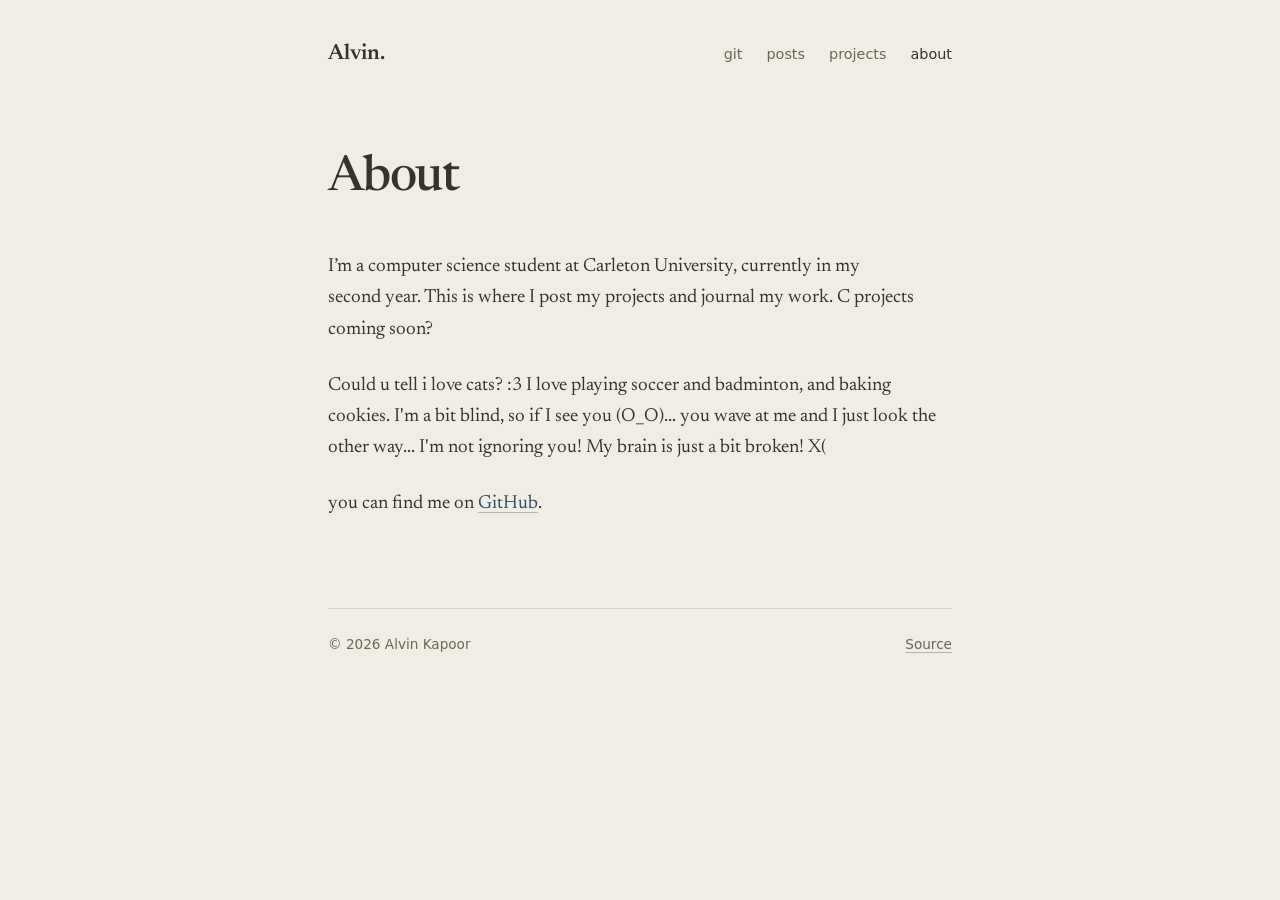
<file: about.html>
<!doctype html>
<html lang="en">
  <head>
    <meta charset="utf-8" />
    <meta name="viewport" content="width=device-width, initial-scale=1" />
    <meta name="color-scheme" content="light" />
    <meta name="theme-color" content="#f0ede4" />
    <meta
      name="description"
      content="Computer science student at Carleton University."
    />
    <title>About · Alvin.</title>
    <link rel="icon" href="data:," />
    <link rel="preconnect" href="https://fonts.googleapis.com" />
    <link rel="preconnect" href="https://fonts.gstatic.com" crossorigin />
    <link
      rel="stylesheet"
      href="https://fonts.googleapis.com/css2?family=Newsreader:opsz,wght@6..72,400..600&amp;display=swap"
    />
    <link rel="stylesheet" href="style.css" />
  </head>
  <body>
    <header class="site-header">
      <div class="wrap">
        <a class="site-title" href="index.html">Alvin.</a>
        <nav class="site-nav" aria-label="Primary">
          <a
            href="https://github.com/gz3q"
            target="_blank"
            rel="noopener noreferrer"
            >git</a
          >
          <a href="posts.html">posts</a>
          <a href="projects.html">projects</a>
          <a href="about.html" aria-current="page">about</a>
        </nav>
      </div>
    </header>

    <main class="wrap">
      <section class="page">
        <h1>About</h1>
        <div class="post-body">
          <p>
            I’m a computer science student at Carleton University, currently in
            my second year. This is where I post my projects and journal my
            work. C projects coming soon?
          </p>
          <p>
            Could u tell i love cats? :3 I love playing soccer and badminton,
            and baking cookies. I'm a bit blind, so if I see you (O_O)... you
            wave at me and I just look the other way... I'm not ignoring you! My
            brain is just a bit broken! X(
          </p>
          <p>
            you can find me on
            <a
              href="https://github.com/gz3q"
              target="_blank"
              rel="noopener noreferrer"
              >GitHub</a
            >.
          </p>
          <!-- TODO: add an email address here or sumn -->
        </div>
      </section>
    </main>

    <footer class="site-footer">
      <div class="wrap">
        <span>&copy; 2026 Alvin Kapoor</span>
        <a
          href="https://github.com/gz3q/gz3q.github.io"
          target="_blank"
          rel="noopener noreferrer"
          >Source</a
        >
      </div>
    </footer>

    <script src="script.js" defer></script>
  </body>
</html>
</file>
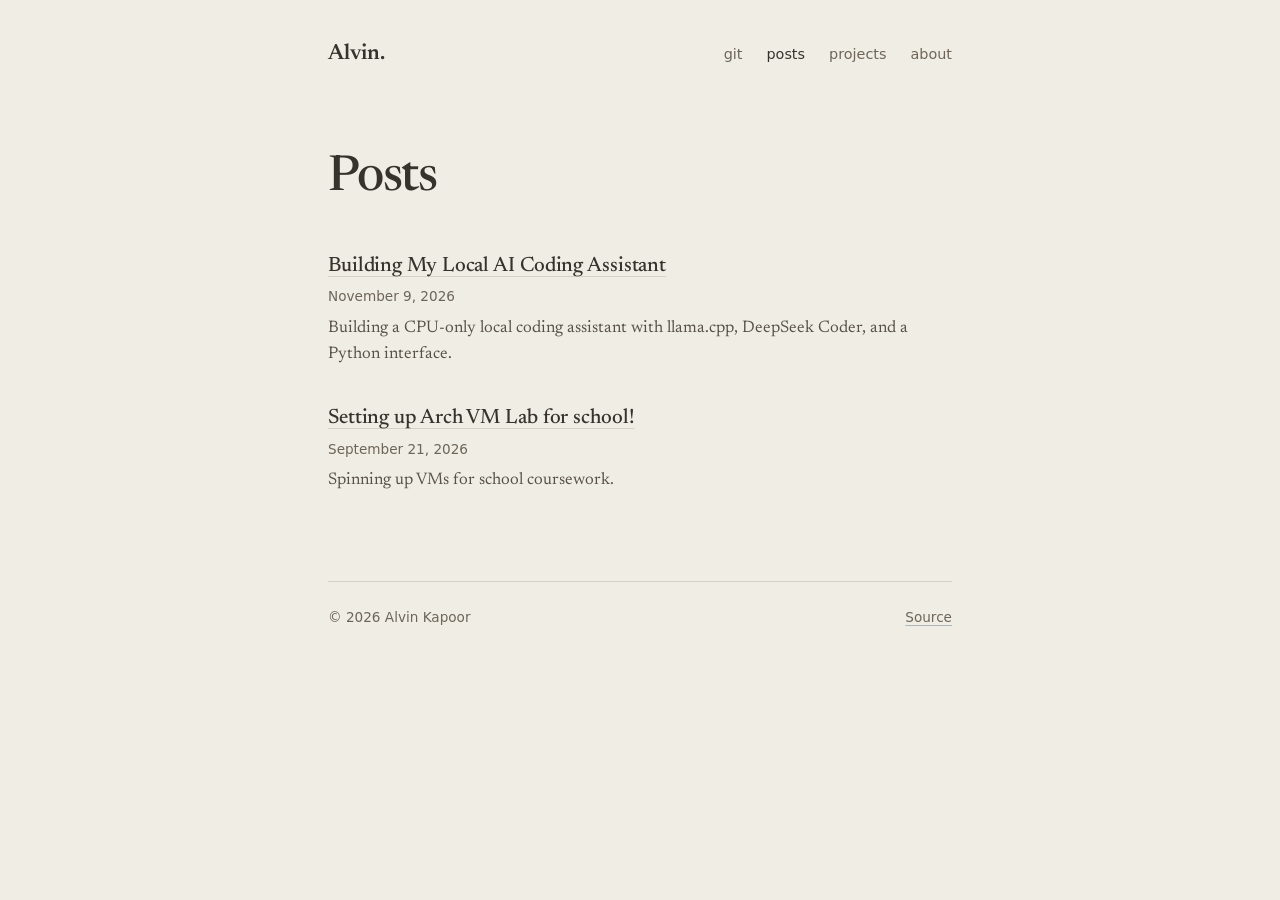
<file: posts.html>
<!doctype html>
<html lang="en">
  <head>
    <meta charset="utf-8" />
    <meta name="viewport" content="width=device-width, initial-scale=1" />
    <meta name="color-scheme" content="light" />
    <meta name="theme-color" content="#f0ede4" />
    <meta
      name="description"
      content="Writing about projects, setups and things I’m learning."
    />
    <title>Posts · Alvin.</title>
    <link rel="icon" href="data:," />
    <link rel="preconnect" href="https://fonts.googleapis.com" />
    <link rel="preconnect" href="https://fonts.gstatic.com" crossorigin />
    <link
      rel="stylesheet"
      href="https://fonts.googleapis.com/css2?family=Newsreader:opsz,wght@6..72,400..600&amp;display=swap"
    />
    <link rel="stylesheet" href="style.css" />
  </head>
  <body>
    <header class="site-header">
      <div class="wrap">
        <a class="site-title" href="index.html">Alvin.</a>
        <nav class="site-nav" aria-label="Primary">
          <a
            href="https://github.com/gz3q"
            target="_blank"
            rel="noopener noreferrer"
            >git</a
          >
          <a href="posts.html" aria-current="page">posts</a>
          <a href="projects.html">projects</a>
          <a href="about.html">about</a>
        </nav>
      </div>
    </header>

    <main class="wrap">
      <section class="page">
        <h1>Posts</h1>
        <ul class="list">
          <li>
            <a
              class="entry-title"
              href="blogs/building-my-local-ai-coding-model.html"
              >Building My Local AI Coding Assistant</a
            >
            <time class="entry-meta" datetime="2026-11-09"
              >November 9, 2026</time
            >
            <p class="entry-note">
              Building a CPU-only local coding assistant with llama.cpp,
              DeepSeek Coder, and a Python interface.
            </p>
          </li>
          <li>
            <a class="entry-title" href="blogs/setting-up-arch-vm-lab.html"
              >Setting up Arch VM Lab for school!</a
            >
            <time class="entry-meta" datetime="2026-09-21"
              >September 21, 2026</time
            >
            <p class="entry-note">Spinning up VMs for school coursework.</p>
          </li>
        </ul>
      </section>
    </main>

    <footer class="site-footer">
      <div class="wrap">
        <span>&copy; 2026 Alvin Kapoor</span>
        <a
          href="https://github.com/gz3q/gz3q.github.io"
          target="_blank"
          rel="noopener noreferrer"
          >Source</a
        >
      </div>
    </footer>

    <script src="script.js" defer></script>
  </body>
</html>
</file>
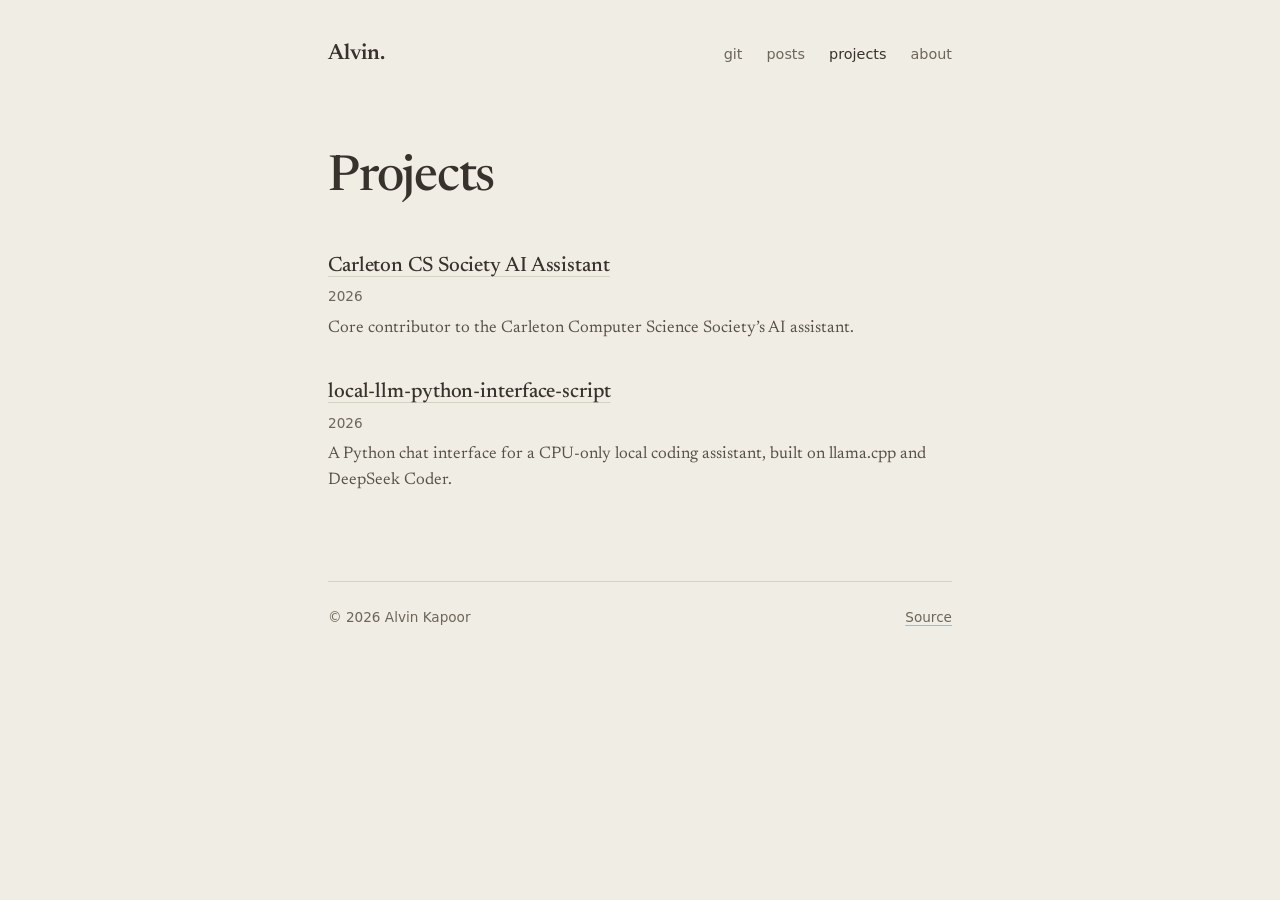
<file: projects.html>
<!doctype html>
<html lang="en">
  <head>
    <meta charset="utf-8" />
    <meta name="viewport" content="width=device-width, initial-scale=1" />
    <meta name="color-scheme" content="light" />
    <meta name="theme-color" content="#f0ede4" />
    <meta name="description" content="Things I’ve built and contributed to." />
    <title>Projects · Alvin.</title>
    <link rel="icon" href="data:," />
    <link rel="preconnect" href="https://fonts.googleapis.com" />
    <link rel="preconnect" href="https://fonts.gstatic.com" crossorigin />
    <link
      rel="stylesheet"
      href="https://fonts.googleapis.com/css2?family=Newsreader:opsz,wght@6..72,400..600&amp;display=swap"
    />
    <link rel="stylesheet" href="style.css" />
  </head>
  <body>
    <header class="site-header">
      <div class="wrap">
        <a class="site-title" href="index.html">Alvin.</a>
        <nav class="site-nav" aria-label="Primary">
          <a
            href="https://github.com/gz3q"
            target="_blank"
            rel="noopener noreferrer"
            >git</a
          >
          <a href="posts.html">posts</a>
          <a href="projects.html" aria-current="page">projects</a>
          <a href="about.html">about</a>
        </nav>
      </div>
    </header>

    <main class="wrap">
      <section class="page">
        <h1>Projects</h1>
        <ul class="list">
          <li>
            <a
              class="entry-title"
              href="https://github.com/CarletonComputerScienceSociety/cs-assistant"
              target="_blank"
              rel="noopener noreferrer"
              >Carleton CS Society AI Assistant</a
            >
            <span class="entry-meta">2026</span>
            <p class="entry-note">
              Core contributor to the Carleton Computer Science Society’s AI
              assistant.
            </p>
          </li>
          <li>
            <a
              class="entry-title"
              href="https://github.com/gz3q/local-llm-python-interface-script"
              target="_blank"
              rel="noopener noreferrer"
              >local-llm-python-interface-script</a
            >
            <span class="entry-meta">2026</span>
            <p class="entry-note">
              A Python chat interface for a CPU-only local coding assistant,
              built on llama.cpp and DeepSeek Coder.
            </p>
          </li>
        </ul>
      </section>
    </main>

    <footer class="site-footer">
      <div class="wrap">
        <span>&copy; 2026 Alvin Kapoor</span>
        <a
          href="https://github.com/gz3q/gz3q.github.io"
          target="_blank"
          rel="noopener noreferrer"
          >Source</a
        >
      </div>
    </footer>

    <script src="script.js" defer></script>
  </body>
</html>
</file>
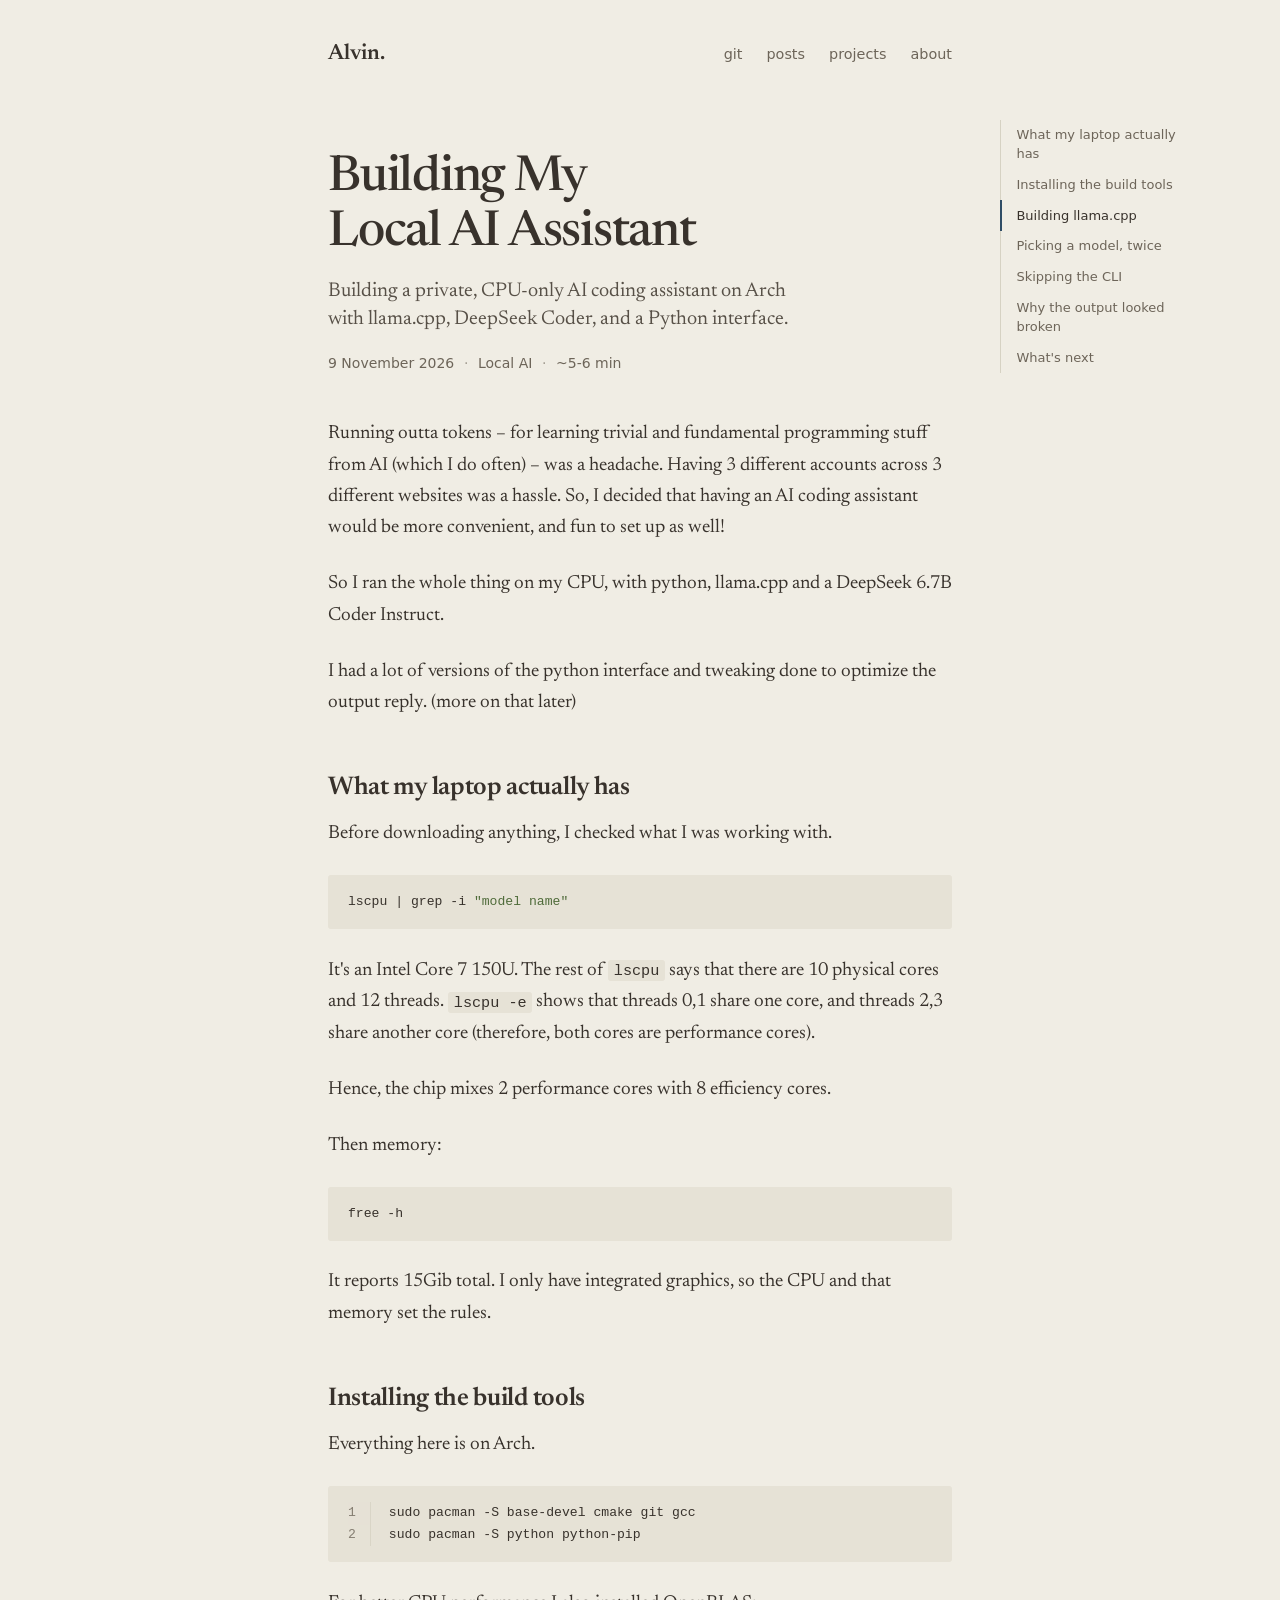
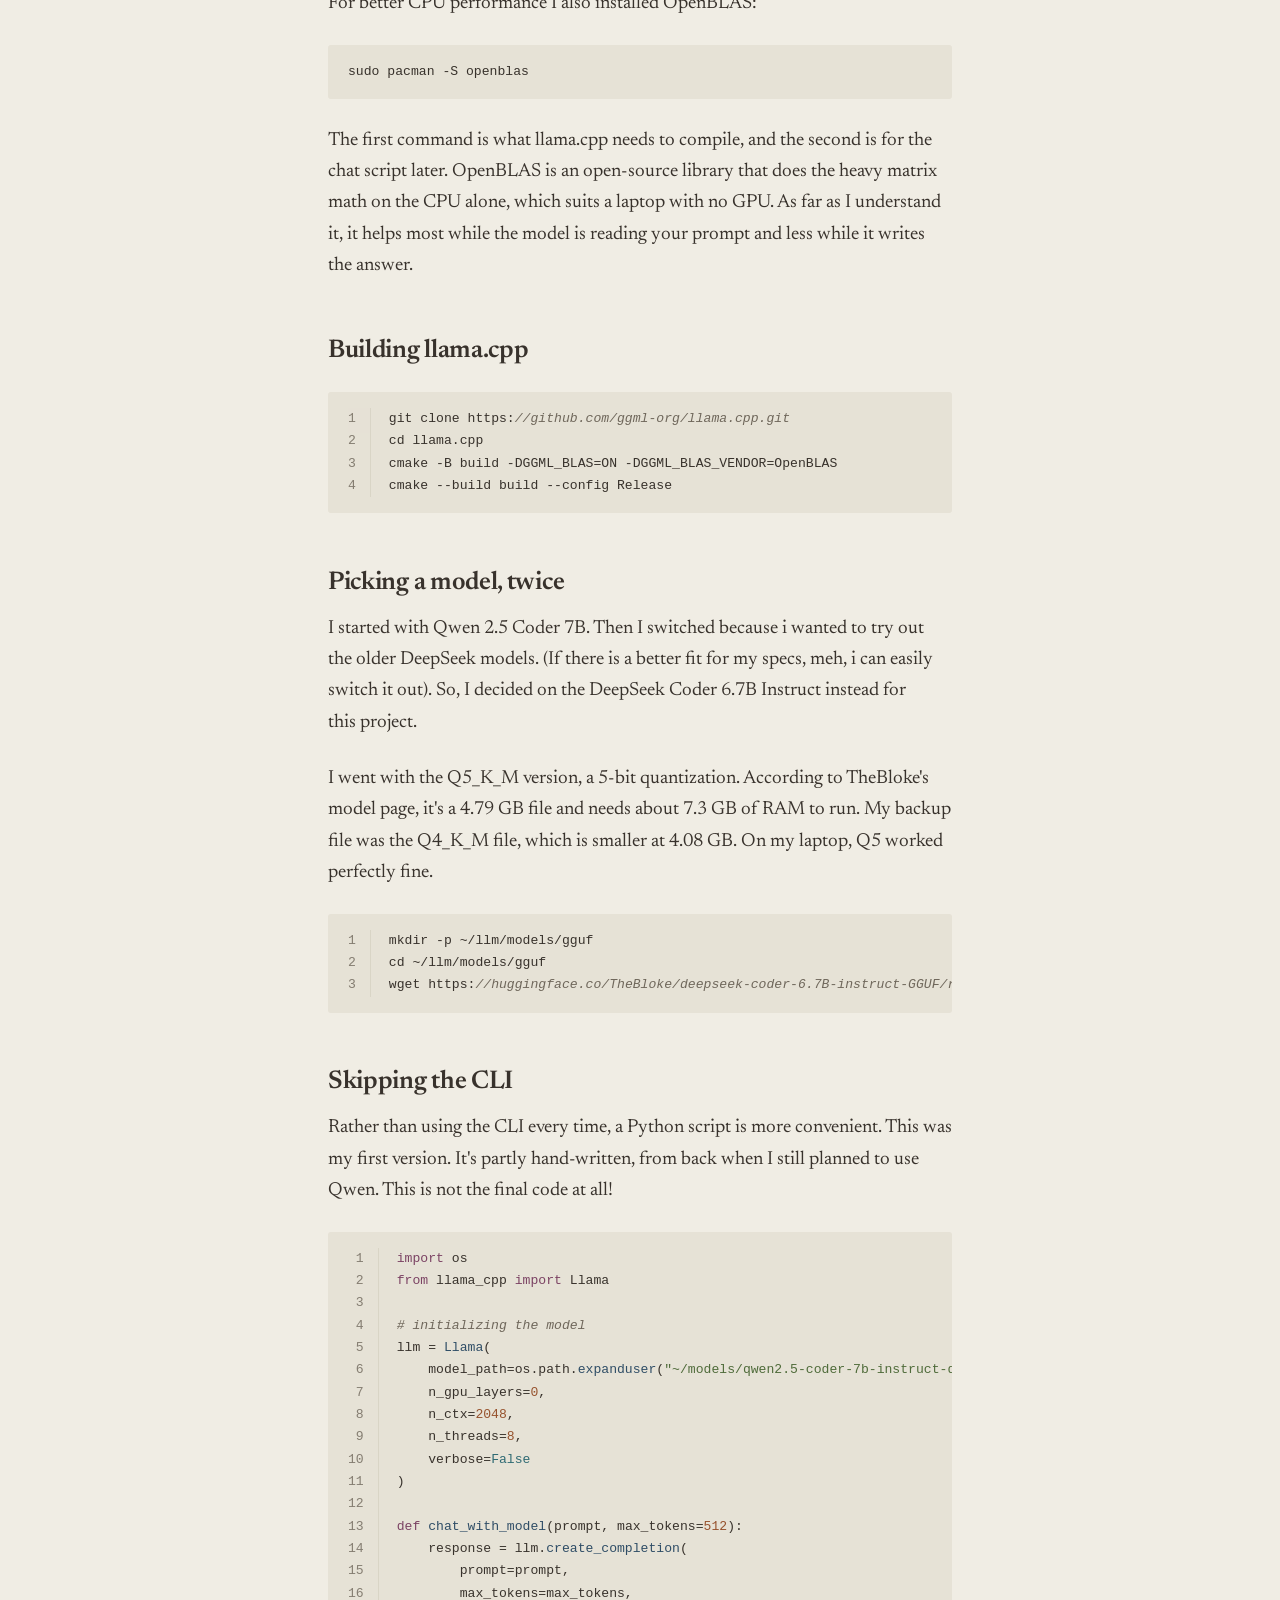
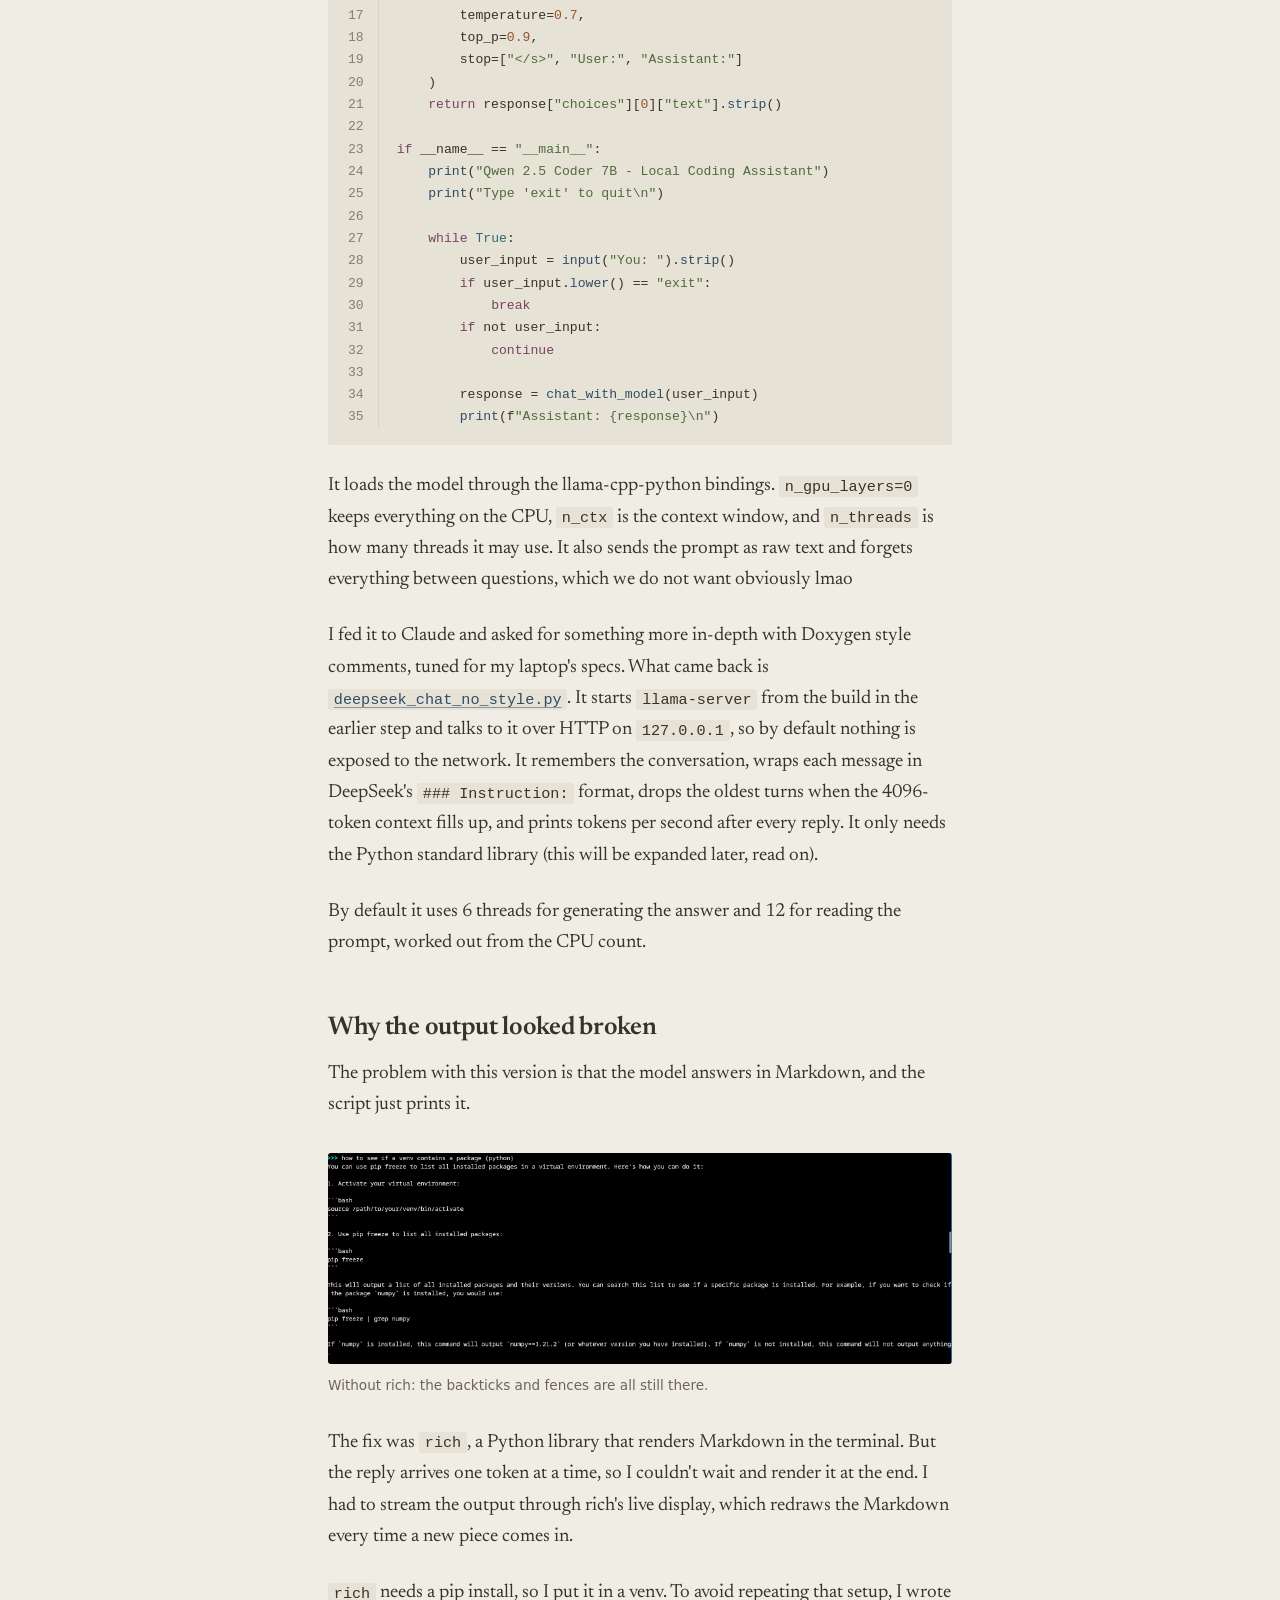
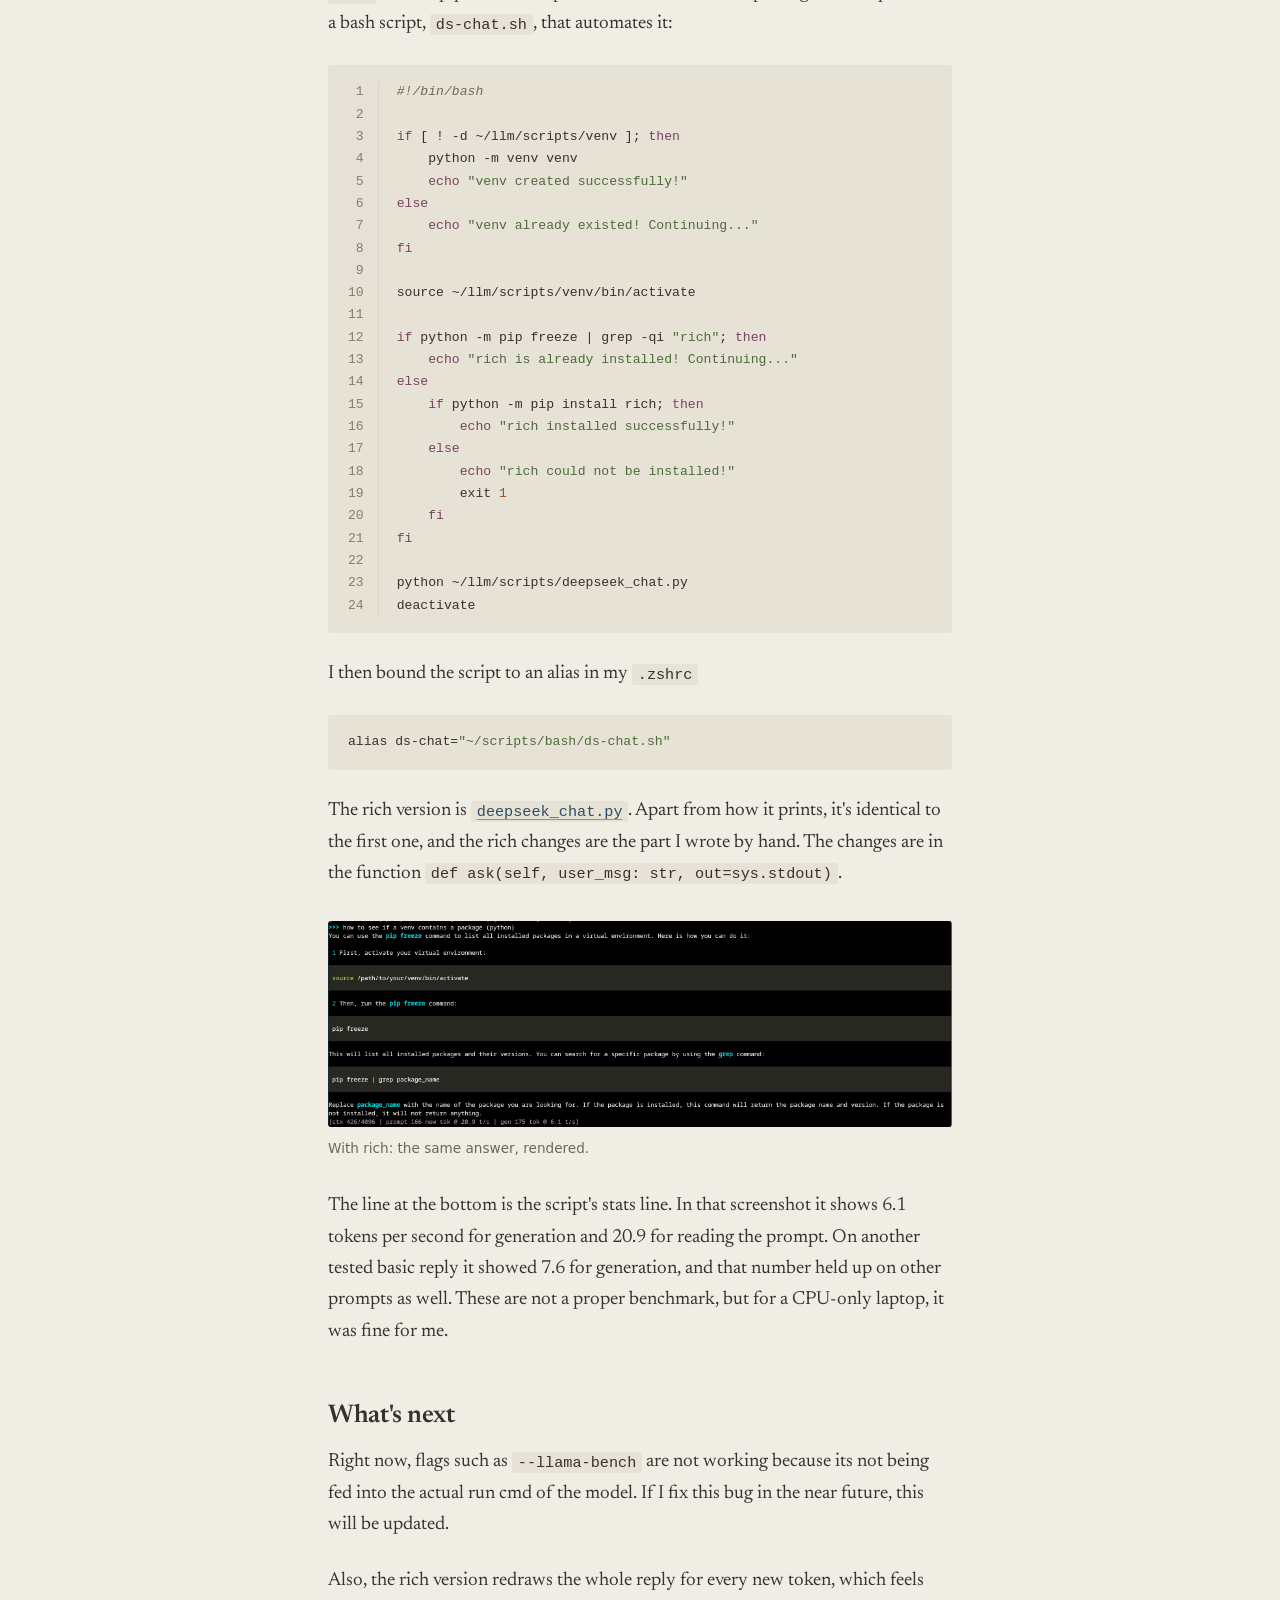
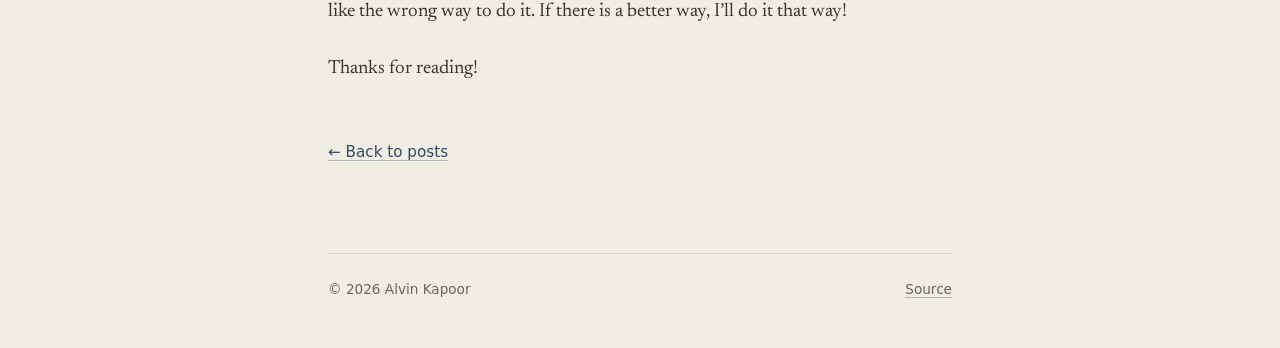
<file: blogs/building-my-local-ai-coding-model.html>
<!doctype html>
<html lang="en">
  <head>
    <meta charset="utf-8" />
    <meta name="viewport" content="width=device-width, initial-scale=1" />
    <meta name="color-scheme" content="light" />
    <meta name="theme-color" content="#f0ede4" />
    <meta
      name="description"
      content="Building a private, CPU-only AI coding assistant on Arch with llama.cpp, DeepSeek Coder, and a Python interface."
    />
    <title>Building My Local AI Assistant · Alvin.</title>
    <link rel="icon" href="data:," />
    <link rel="preconnect" href="https://fonts.googleapis.com" />
    <link rel="preconnect" href="https://fonts.gstatic.com" crossorigin />
    <link
      rel="stylesheet"
      href="https://fonts.googleapis.com/css2?family=Newsreader:opsz,wght@6..72,400..600&amp;display=swap"
    />
    <link rel="stylesheet" href="../style.css" />
  </head>
  <body>
    <header class="site-header">
      <div class="wrap">
        <a class="site-title" href="../index.html">Alvin.</a>
        <nav class="site-nav" aria-label="Primary">
          <a
            href="https://github.com/gz3q"
            target="_blank"
            rel="noopener noreferrer"
            >git</a
          >
          <a href="../posts.html">posts</a>
          <a href="../projects.html">projects</a>
          <a href="../about.html">about</a>
        </nav>
      </div>
    </header>

    <main class="wrap">
      <article class="post">
        <header class="post-header">
          <h1>Building My Local AI Assistant</h1>
          <p class="post-subtitle">
            Building a private, CPU-only AI coding assistant on Arch with
            llama.cpp, DeepSeek Coder, and a Python interface.
          </p>
          <p class="post-meta">
            <time datetime="2026-11-09">9 November 2026</time>
            <span aria-hidden="true">·</span> <span>Local AI</span>
            <span aria-hidden="true">·</span> <span>~5-6 min</span>
          </p>
        </header>

        <div class="post-body">
          <p>
            Running outta tokens – for learning trivial and fundamental
            programming stuff from AI (which I do often) – was a headache.
            Having 3 different accounts across 3 different websites was a
            hassle. So, I decided that having an AI coding assistant would be
            more convenient, and fun to set up as well!
          </p>

          <p>
            So I ran the whole thing on my CPU, with python, llama.cpp and a
            DeepSeek 6.7B Coder Instruct.
          </p>

          <p>
            I had a lot of versions of the python interface and tweaking done to
            optimize the output reply. (more on that later)
          </p>

          <h2 id="what-my-laptop-actually-has">What my laptop actually has</h2>

          <p>Before downloading anything, I checked what I was working with.</p>

          <pre><code>lscpu | grep -i "model name"</code></pre>

          <p>
            It's an Intel Core 7 150U. The rest of <code>lscpu</code> says that
            there are 10 physical cores and 12 threads.
            <code>lscpu -e</code> shows that threads 0,1 share one core, and
            threads 2,3 share another core (therefore, both cores are
            performance cores).
          </p>

          <p>
            Hence, the chip mixes 2 performance cores with 8 efficiency cores.
          </p>

          <p>Then memory:</p>

          <pre><code>free -h</code></pre>

          <p>
            It reports 15Gib total. I only have integrated graphics, so the CPU
            and that memory set the rules.
          </p>

          <h2 id="installing-the-build-tools">Installing the build tools</h2>

          <p>Everything here is on Arch.</p>

          <pre><code>sudo pacman -S base-devel cmake git gcc
sudo pacman -S python python-pip</code></pre>

          <p>For better CPU performance I also installed OpenBLAS:</p>

          <pre><code>sudo pacman -S openblas</code></pre>

          <p>
            The first command is what llama.cpp needs to compile, and the second
            is for the chat script later. OpenBLAS is an open-source library
            that does the heavy matrix math on the CPU alone, which suits a
            laptop with no GPU. As far as I understand it, it helps most while
            the model is reading your prompt and less while it writes the
            answer.
          </p>

          <h2 id="building-llama-cpp">Building llama.cpp</h2>

          <pre><code>git clone https://github.com/ggml-org/llama.cpp.git
cd llama.cpp
cmake -B build -DGGML_BLAS=ON -DGGML_BLAS_VENDOR=OpenBLAS
cmake --build build --config Release</code></pre>

          <h2 id="picking-a-model-twice">Picking a model, twice</h2>

          <p>
            I started with Qwen 2.5 Coder 7B. Then I switched because i wanted
            to try out the older DeepSeek models. (If there is a better fit for
            my specs, meh, i can easily switch it out). So, I decided on the
            DeepSeek Coder 6.7B Instruct instead for this project.
          </p>

          <p>
            I went with the Q5_K_M version, a 5-bit quantization. According to
            TheBloke's model page, it's a 4.79 GB file and needs about 7.3 GB of
            RAM to run. My backup file was the Q4_K_M file, which is smaller at
            4.08 GB. On my laptop, Q5 worked perfectly fine.
          </p>

          <pre><code>mkdir -p ~/llm/models/gguf
cd ~/llm/models/gguf
wget https://huggingface.co/TheBloke/deepseek-coder-6.7B-instruct-GGUF/resolve/main/deepseek-coder-6.7b-instruct.Q5_K_M.gguf</code></pre>

          <h2 id="skipping-the-cli">Skipping the CLI</h2>

          <p>
            Rather than using the CLI every time, a Python script is more
            convenient. This was my first version. It's partly hand-written,
            from back when I still planned to use Qwen. This is not the final
            code at all!
          </p>

          <pre><code>import os
from llama_cpp import Llama

# initializing the model
llm = Llama(
    model_path=os.path.expanduser("~/models/qwen2.5-coder-7b-instruct-q4_k_m.gguf"),
    n_gpu_layers=0,
    n_ctx=2048,
    n_threads=8,
    verbose=False
)

def chat_with_model(prompt, max_tokens=512):
    response = llm.create_completion(
        prompt=prompt,
        max_tokens=max_tokens,
        temperature=0.7,
        top_p=0.9,
        stop=["&lt;/s&gt;", "User:", "Assistant:"]
    )
    return response["choices"][0]["text"].strip()

if __name__ == "__main__":
    print("Qwen 2.5 Coder 7B - Local Coding Assistant")
    print("Type 'exit' to quit\n")

    while True:
        user_input = input("You: ").strip()
        if user_input.lower() == "exit":
            break
        if not user_input:
            continue

        response = chat_with_model(user_input)
        print(f"Assistant: {response}\n")</code></pre>

          <p>
            It loads the model through the llama-cpp-python bindings.
            <code>n_gpu_layers=0</code> keeps everything on the CPU,
            <code>n_ctx</code> is the context window, and
            <code>n_threads</code> is how many threads it may use. It also sends
            the prompt as raw text and forgets everything between questions,
            which we do not want obviously lmao
          </p>

          <p>
            I fed it to Claude and asked for something more in-depth with
            Doxygen style comments, tuned for my laptop's specs. What came back
            is
            <a
              class="code-link"
              href="https://github.com/gz3q/local-llm-python-interface-script/blob/main/deepseek_chat_no_style.py"
              target="_blank"
              rel="noopener noreferrer"
              ><code>deepseek_chat_no_style.py</code></a
            >. It starts <code>llama-server</code> from the build in the earlier
            step and talks to it over HTTP on <code>127.0.0.1</code>, so by
            default nothing is exposed to the network. It remembers the
            conversation, wraps each message in DeepSeek's
            <code>### Instruction:</code> format, drops the oldest turns when
            the 4096-token context fills up, and prints tokens per second after
            every reply. It only needs the Python standard library (this will be
            expanded later, read on).
          </p>

          <p>
            By default it uses 6 threads for generating the answer and 12 for
            reading the prompt, worked out from the CPU count.
          </p>

          <h2 id="why-the-output-looked-broken">
            Why the output looked broken
          </h2>

          <p>
            The problem with this version is that the model answers in Markdown,
            and the script just prints it.
          </p>

          <figure class="post-figure">
            <img
              src="../images/building-my-local-ai-coding-model/wo-venv-plain.png"
              alt="Terminal output from the local coding assistant without Rich, showing unrendered Markdown backticks and code fences"
              loading="lazy"
            />
            <figcaption>
              Without rich: the backticks and fences are all still there.
            </figcaption>
          </figure>

          <p>
            The fix was <code>rich</code>, a Python library that renders
            Markdown in the terminal. But the reply arrives one token at a time,
            so I couldn't wait and render it at the end. I had to stream the
            output through rich's live display, which redraws the Markdown every
            time a new piece comes in.
          </p>

          <p>
            <code>rich</code> needs a pip install, so I put it in a venv. To
            avoid repeating that setup, I wrote a bash script,
            <code>ds-chat.sh</code>, that automates it:
          </p>

          <pre><code>#!/bin/bash

if [ ! -d ~/llm/scripts/venv ]; then
    python -m venv venv
    echo "venv created successfully!"
else
    echo "venv already existed! Continuing..."
fi

source ~/llm/scripts/venv/bin/activate

if python -m pip freeze | grep -qi "rich"; then
    echo "rich is already installed! Continuing..."
else
    if python -m pip install rich; then
        echo "rich installed successfully!"
    else
        echo "rich could not be installed!"
        exit 1
    fi
fi

python ~/llm/scripts/deepseek_chat.py
deactivate</code></pre>

          <p>
            I then bound the script to an alias in my
            <code>.zshrc</code>
          </p>

          <pre><code>alias ds-chat="~/scripts/bash/ds-chat.sh"</code></pre>

          <p>
            The rich version is
            <a
              class="code-link"
              href="https://github.com/gz3q/local-llm-python-interface-script/blob/main/deepseek_chat.py"
              target="_blank"
              rel="noopener noreferrer"
              ><code>deepseek_chat.py</code></a
            >. Apart from how it prints, it's identical to the first one, and
            the rich changes are the part I wrote by hand. The changes are in
            the function
            <code>def ask(self, user_msg: str, out=sys.stdout)</code>.
          </p>

          <figure class="post-figure">
            <img
              src="../images/building-my-local-ai-coding-model/venv-rich-chat.png"
              alt="Terminal output from the local coding assistant with Rich rendering the model's Markdown response"
              loading="lazy"
            />
            <figcaption>With rich: the same answer, rendered.</figcaption>
          </figure>

          <p>
            The line at the bottom is the script's stats line. In that
            screenshot it shows 6.1 tokens per second for generation and 20.9
            for reading the prompt. On another tested basic reply it showed 7.6
            for generation, and that number held up on other prompts as well.
            These are not a proper benchmark, but for a CPU-only laptop, it was
            fine for me.
          </p>

          <h2 id="whats-next">What's next</h2>

          <p>
            Right now, flags such as <code>--llama-bench</code> are not working
            because its not being fed into the actual run cmd of the model. If I
            fix this bug in the near future, this will be updated.
          </p>

          <p>
            Also, the rich version redraws the whole reply for every new token,
            which feels like the wrong way to do it. If there is a better way,
            I’ll do it that way!
          </p>

          <p>Thanks for reading!</p>
        </div>

        <p class="post-back"><a href="../posts.html">Back to posts</a></p>
      </article>
    </main>

    <footer class="site-footer">
      <div class="wrap">
        <span>&copy; 2026 Alvin Kapoor</span>
        <a
          href="https://github.com/gz3q/gz3q.github.io"
          target="_blank"
          rel="noopener noreferrer"
          >Source</a
        >
      </div>
    </footer>

    <script src="../script.js" defer></script>
  </body>
</html>
</file>
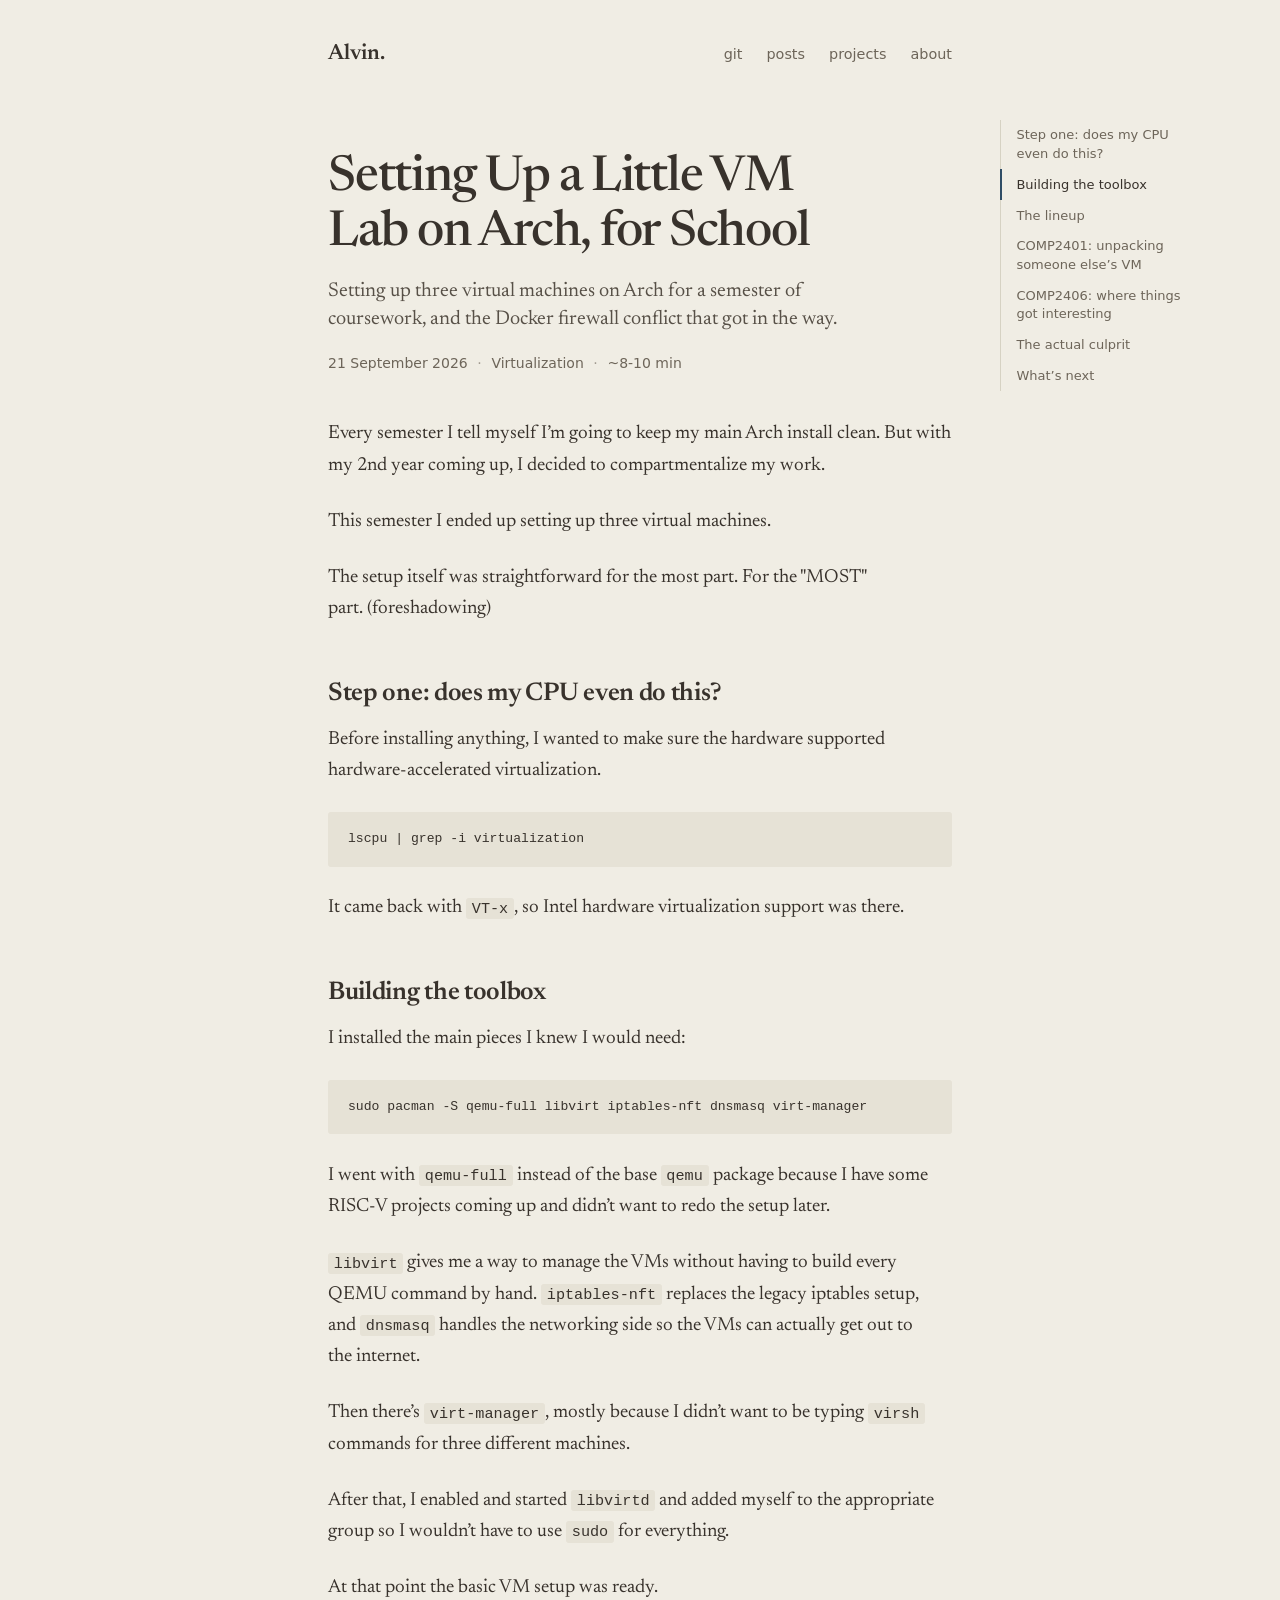
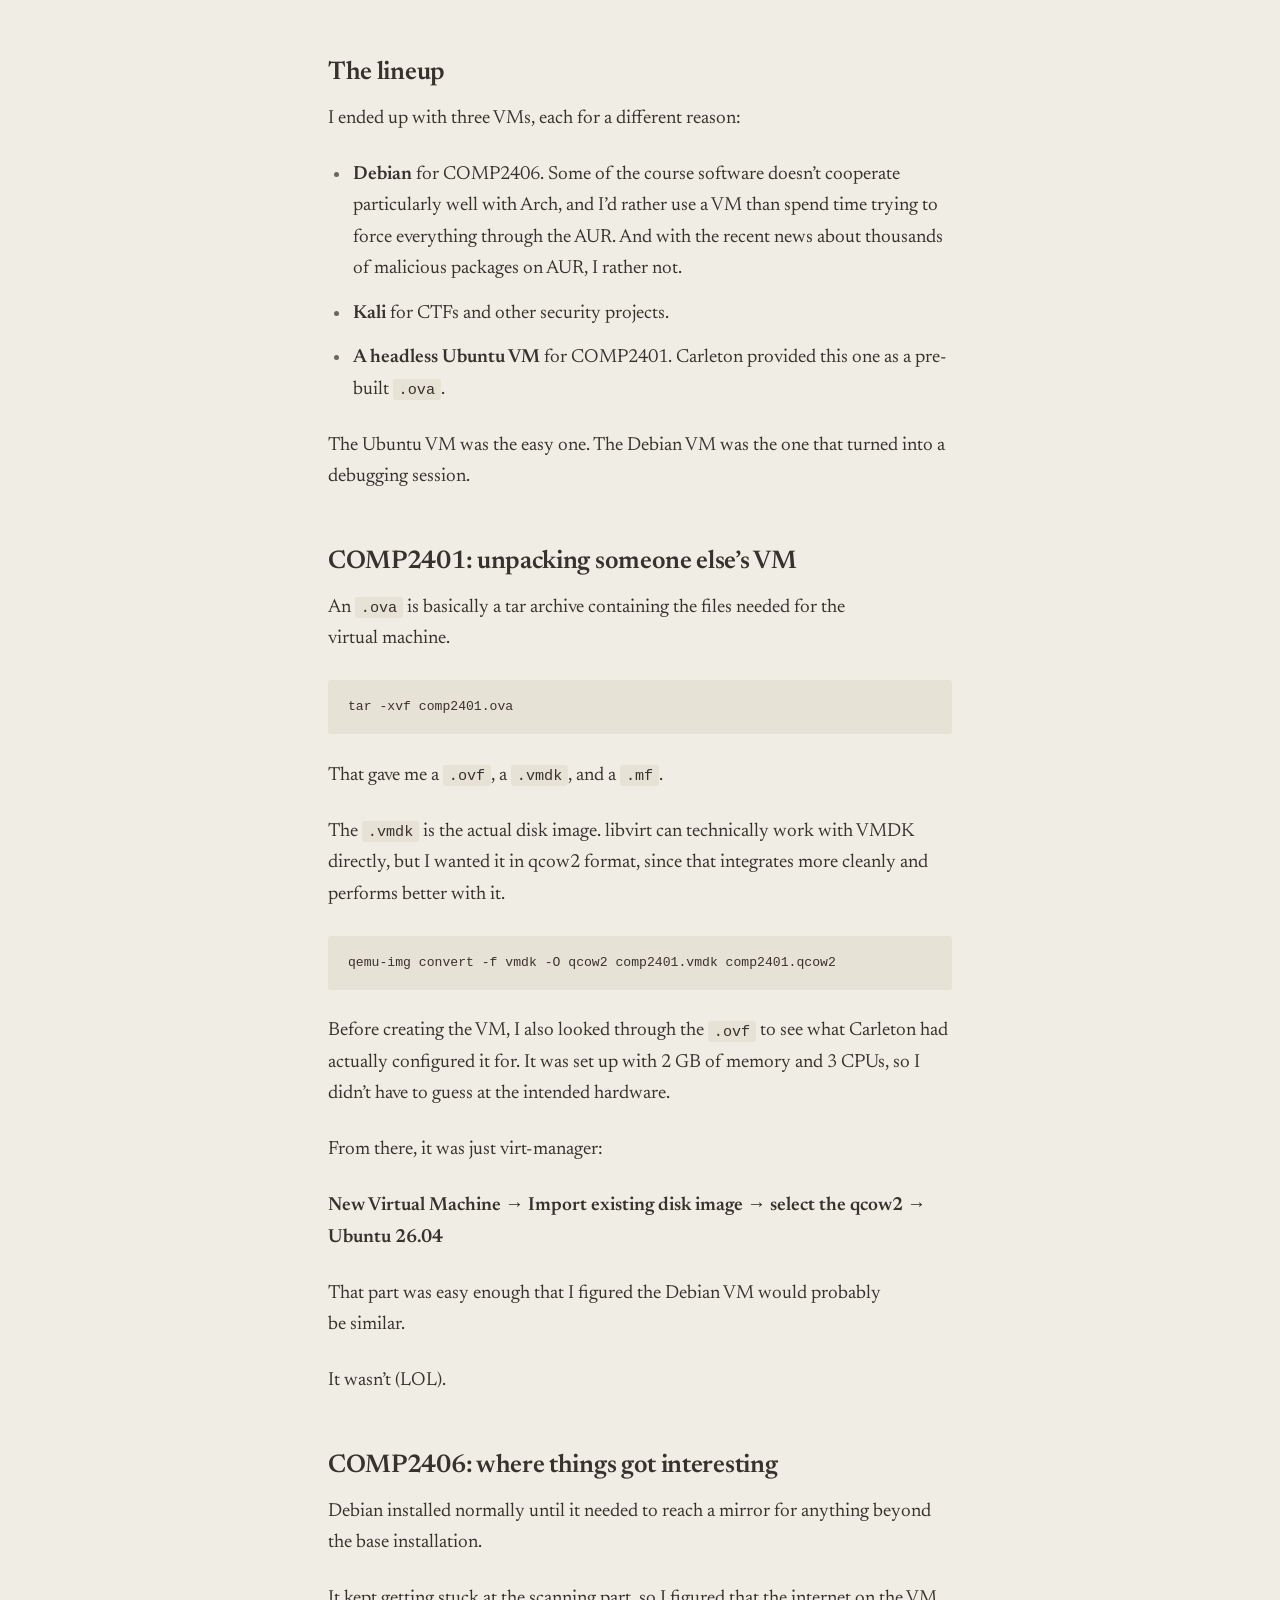
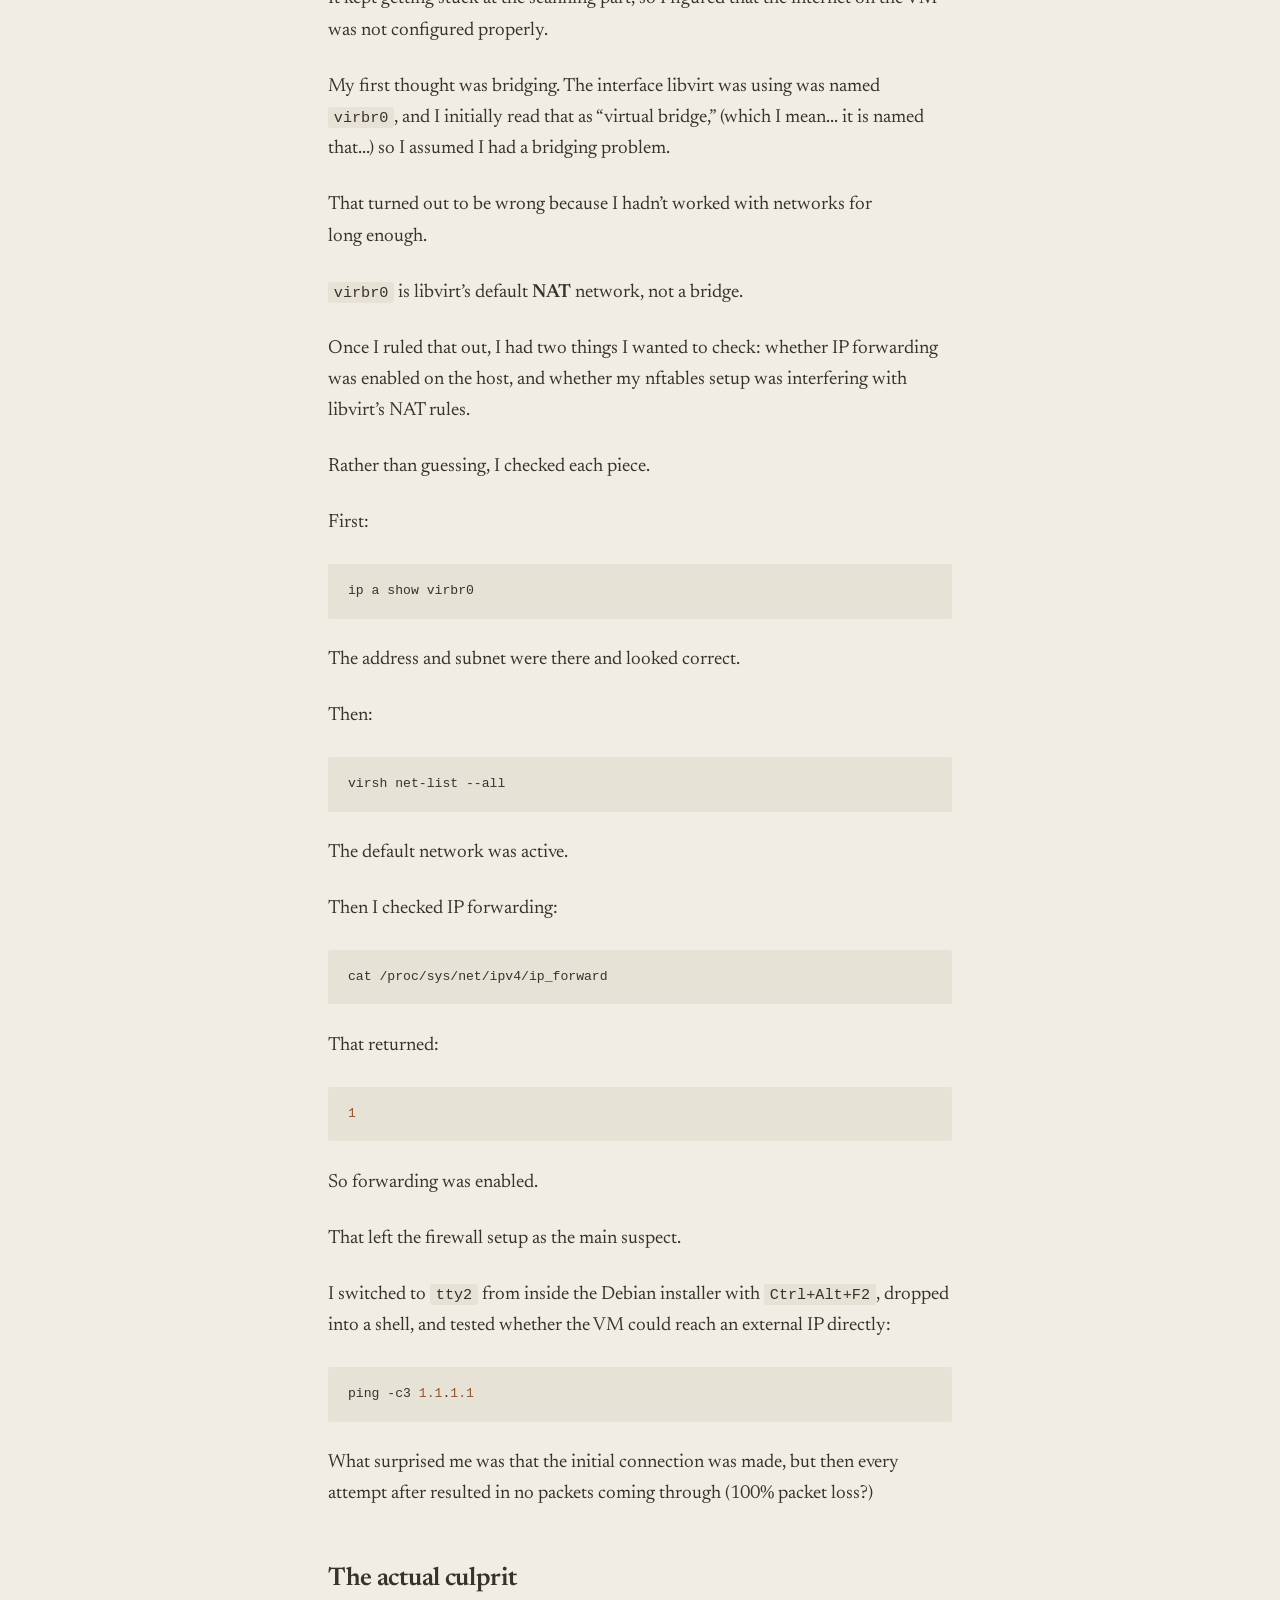
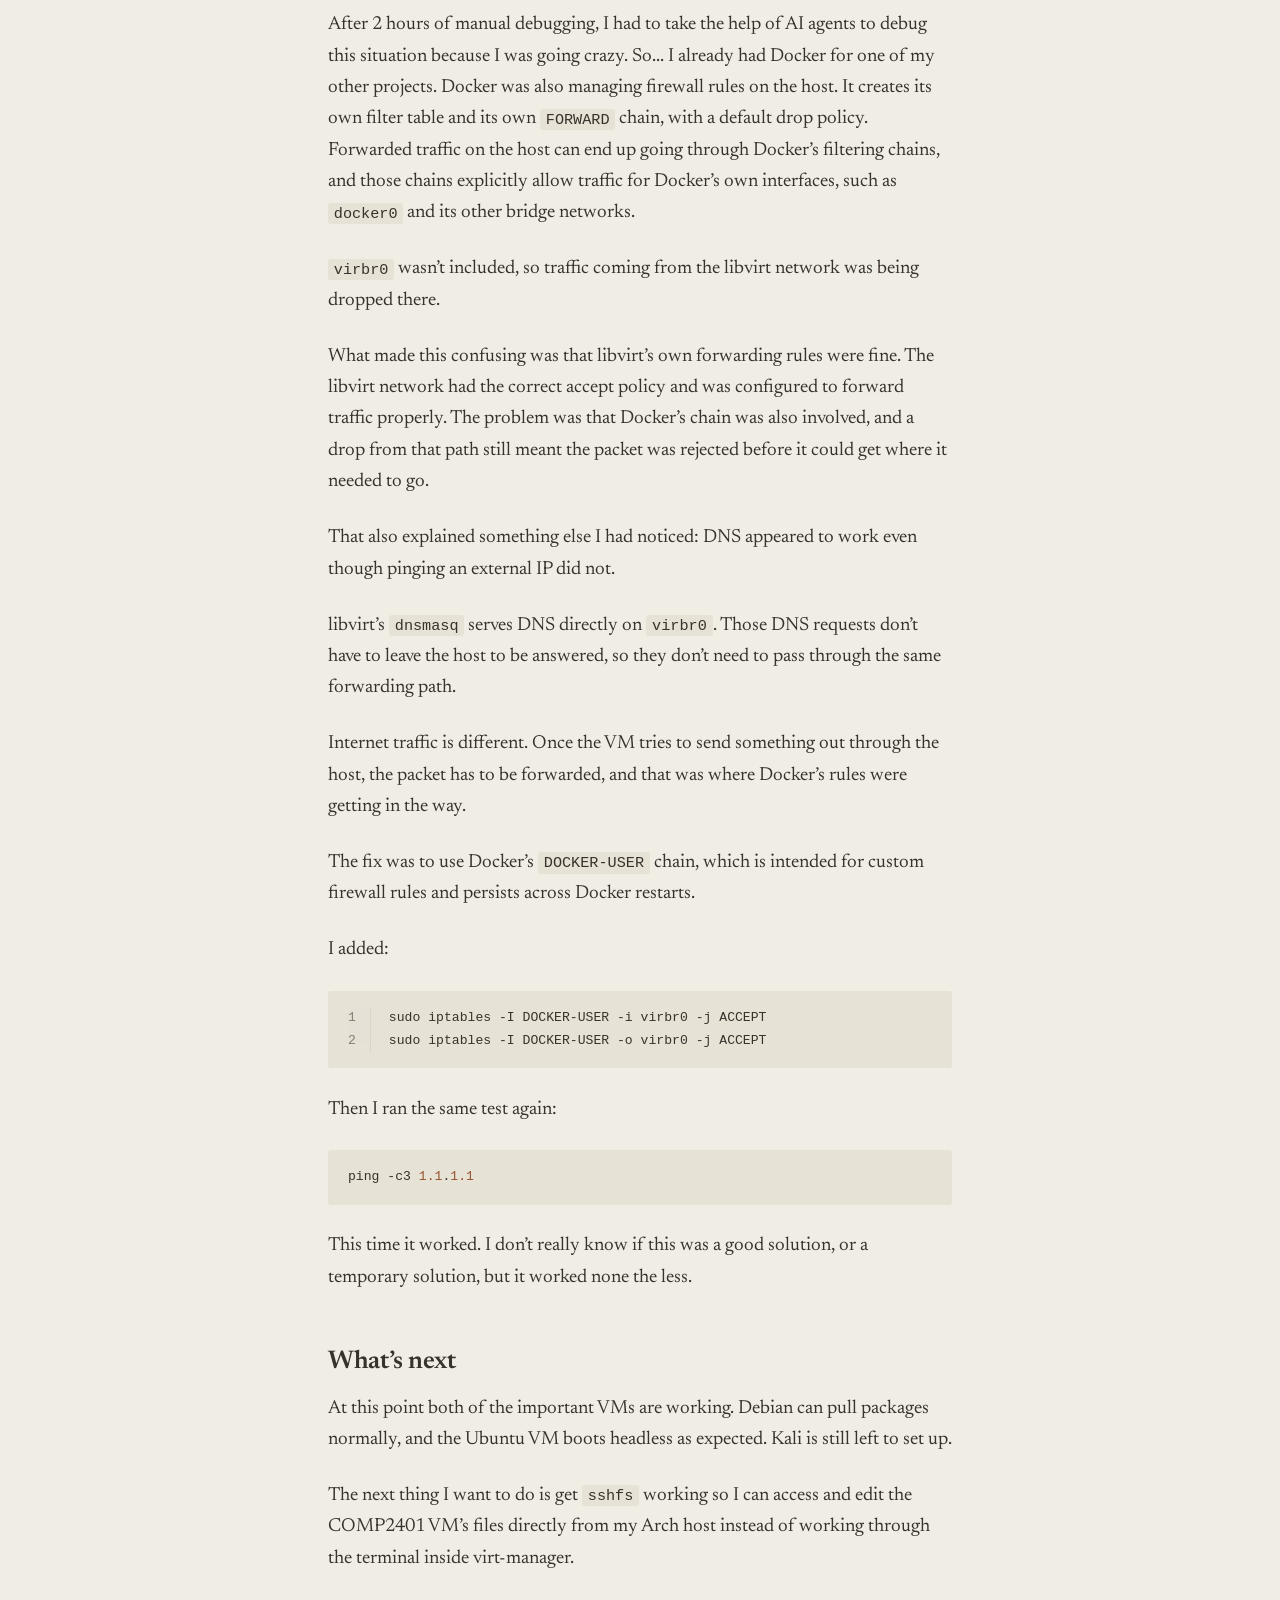
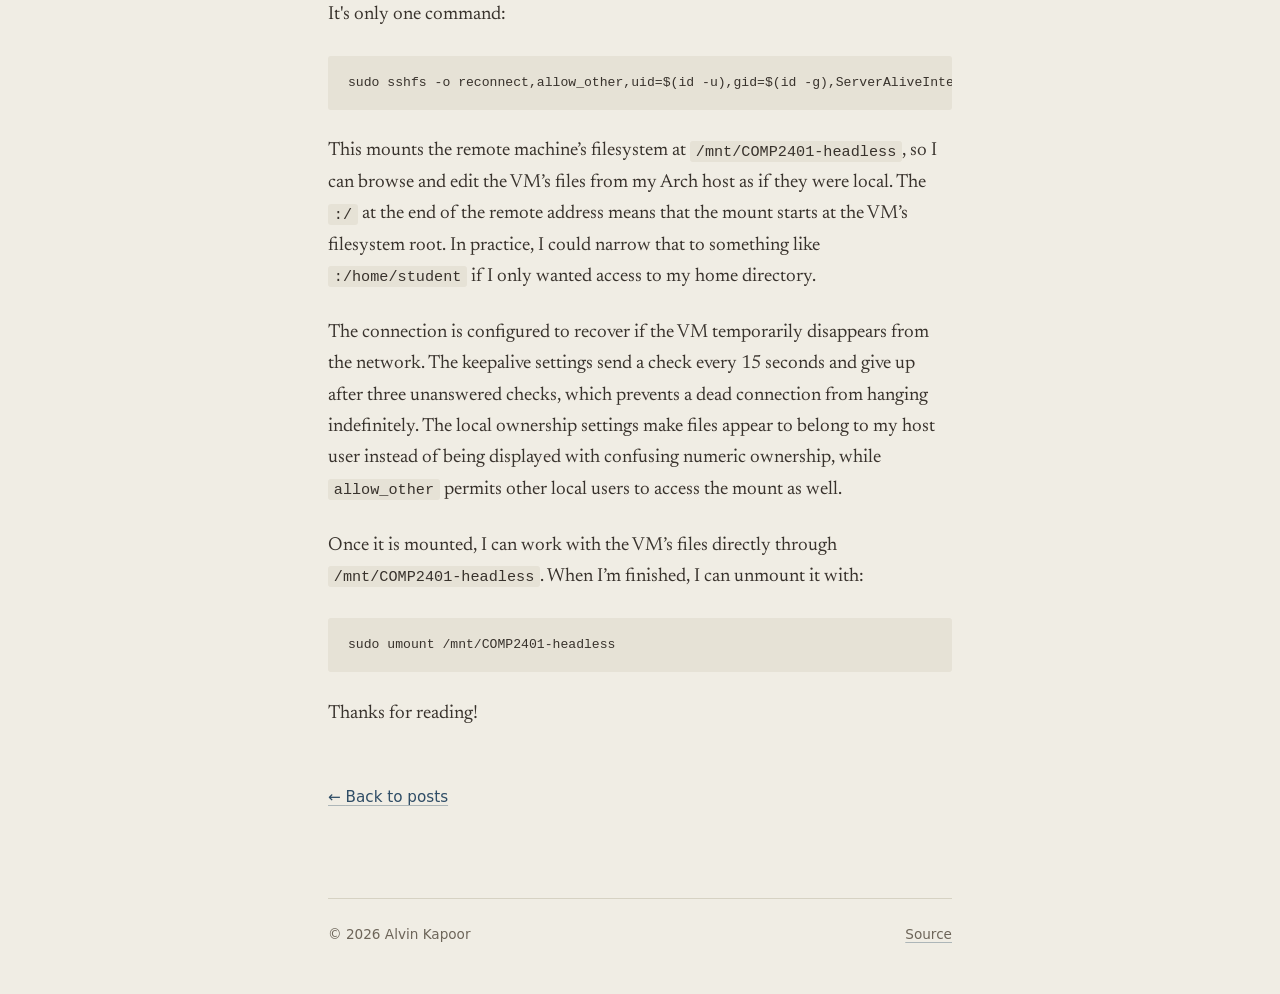
<file: blogs/setting-up-arch-vm-lab.html>
<!doctype html>
<html lang="en">
  <head>
    <meta charset="utf-8" />
    <meta name="viewport" content="width=device-width, initial-scale=1" />
    <meta name="color-scheme" content="light" />
    <meta name="theme-color" content="#f0ede4" />
    <meta
      name="description"
      content="Setting up three virtual machines on Arch for a semester of coursework, and the Docker firewall conflict that got in the way."
    />
    <title>Setting Up a Little VM Lab on Arch, for School · Alvin.</title>
    <link rel="icon" href="data:," />
    <link rel="preconnect" href="https://fonts.googleapis.com" />
    <link rel="preconnect" href="https://fonts.gstatic.com" crossorigin />
    <link
      rel="stylesheet"
      href="https://fonts.googleapis.com/css2?family=Newsreader:opsz,wght@6..72,400..600&amp;display=swap"
    />
    <link rel="stylesheet" href="../style.css" />
  </head>
  <body>
    <header class="site-header">
      <div class="wrap">
        <a class="site-title" href="../index.html">Alvin.</a>
        <nav class="site-nav" aria-label="Primary">
          <a
            href="https://github.com/gz3q"
            target="_blank"
            rel="noopener noreferrer"
            >git</a
          >
          <a href="../posts.html">posts</a>
          <a href="../projects.html">projects</a>
          <a href="../about.html">about</a>
        </nav>
      </div>
    </header>

    <main class="wrap">
      <article class="post">
        <header class="post-header">
          <h1>Setting Up a Little VM Lab on Arch, for School</h1>
          <p class="post-subtitle">
            Setting up three virtual machines on Arch for a semester of
            coursework, and the Docker firewall conflict that got in the way.
          </p>
          <p class="post-meta">
            <time datetime="2026-09-21">21 September 2026</time>
            <span aria-hidden="true">·</span> <span>Virtualization</span>
            <span aria-hidden="true">·</span> <span>~8-10 min</span>
          </p>
        </header>

        <div class="post-body">
          <p>
            Every semester I tell myself I’m going to keep my main Arch install
            clean. But with my 2nd year coming up, I decided to compartmentalize
            my work.
          </p>

          <p>This semester I ended up setting up three virtual machines.</p>

          <p>
            The setup itself was straightforward for the most part. For the
            "MOST" part. (foreshadowing)
          </p>

          <h2 id="step-one">Step one: does my CPU even do this?</h2>

          <p>
            Before installing anything, I wanted to make sure the hardware
            supported hardware-accelerated virtualization.
          </p>

          <pre><code>lscpu | grep -i virtualization</code></pre>

          <p>
            It came back with <code>VT-x</code>, so Intel hardware
            virtualization support was there.
          </p>

          <h2 id="building-the-toolbox">Building the toolbox</h2>

          <p>I installed the main pieces I knew I would need:</p>

          <pre><code>sudo pacman -S qemu-full libvirt iptables-nft dnsmasq virt-manager</code></pre>

          <p>
            I went with <code>qemu-full</code> instead of the base
            <code>qemu</code> package because I have some RISC-V projects coming
            up and didn’t want to redo the setup later.
          </p>

          <p>
            <code>libvirt</code> gives me a way to manage the VMs without having
            to build every QEMU command by hand.
            <code>iptables-nft</code> replaces the legacy iptables setup, and
            <code>dnsmasq</code> handles the networking side so the VMs can
            actually get out to the internet.
          </p>

          <p>
            Then there’s <code>virt-manager</code>, mostly because I didn’t want
            to be typing <code>virsh</code> commands for three different
            machines.
          </p>

          <p>
            After that, I enabled and started <code>libvirtd</code> and added
            myself to the appropriate group so I wouldn’t have to use
            <code>sudo</code> for everything.
          </p>

          <p>At that point the basic VM setup was ready.</p>

          <h2 id="the-lineup">The lineup</h2>

          <p>I ended up with three VMs, each for a different reason:</p>

          <ul>
            <li>
              <strong>Debian</strong> for COMP2406. Some of the course software
              doesn’t cooperate particularly well with Arch, and I’d rather use
              a VM than spend time trying to force everything through the AUR.
              And with the recent news about thousands of malicious packages on
              AUR, I rather not.
            </li>
            <li><strong>Kali</strong> for CTFs and other security projects.</li>
            <li>
              <strong>A headless Ubuntu VM</strong> for COMP2401. Carleton
              provided this one as a pre-built <code>.ova</code>.
            </li>
          </ul>

          <p>
            The Ubuntu VM was the easy one. The Debian VM was the one that
            turned into a debugging session.
          </p>

          <h2 id="comp2401">COMP2401: unpacking someone else’s VM</h2>

          <p>
            An <code>.ova</code> is basically a tar archive containing the files
            needed for the virtual machine.
          </p>

          <pre><code>tar -xvf comp2401.ova</code></pre>

          <p>
            That gave me a <code>.ovf</code>, a <code>.vmdk</code>, and a
            <code>.mf</code>.
          </p>

          <p>
            The <code>.vmdk</code> is the actual disk image. libvirt can
            technically work with VMDK directly, but I wanted it in qcow2
            format, since that integrates more cleanly and performs better with
            it.
          </p>

          <pre><code>qemu-img convert -f vmdk -O qcow2 comp2401.vmdk comp2401.qcow2</code></pre>

          <p>
            Before creating the VM, I also looked through the
            <code>.ovf</code> to see what Carleton had actually configured it
            for. It was set up with 2 GB of memory and 3 CPUs, so I didn’t have
            to guess at the intended hardware.
          </p>

          <p>From there, it was just virt-manager:</p>

          <p>
            <strong
              >New Virtual Machine → Import existing disk image → select the
              qcow2 → Ubuntu 26.04</strong
            >
          </p>

          <p>
            That part was easy enough that I figured the Debian VM would
            probably be similar.
          </p>

          <p>It wasn’t (LOL).</p>

          <h2 id="comp2406">COMP2406: where things got interesting</h2>

          <p>
            Debian installed normally until it needed to reach a mirror for
            anything beyond the base installation.
          </p>

          <p>
            It kept getting stuck at the scanning part, so I figured that the
            internet on the VM was not configured properly.
          </p>

          <p>
            My first thought was bridging. The interface libvirt was using was
            named <code>virbr0</code>, and I initially read that as “virtual
            bridge,” (which I mean... it is named that...) so I assumed I had a
            bridging problem.
          </p>

          <p>
            That turned out to be wrong because I hadn’t worked with networks
            for long enough.
          </p>

          <p>
            <code>virbr0</code> is libvirt’s default
            <strong>NAT</strong> network, not a bridge.
          </p>

          <p>
            Once I ruled that out, I had two things I wanted to check: whether
            IP forwarding was enabled on the host, and whether my nftables setup
            was interfering with libvirt’s NAT rules.
          </p>

          <p>Rather than guessing, I checked each piece.</p>

          <p>First:</p>

          <pre><code>ip a show virbr0</code></pre>

          <p>The address and subnet were there and looked correct.</p>

          <p>Then:</p>

          <pre><code>virsh net-list --all</code></pre>

          <p>The default network was active.</p>

          <p>Then I checked IP forwarding:</p>

          <pre><code>cat /proc/sys/net/ipv4/ip_forward</code></pre>

          <p>That returned:</p>

          <pre><code>1</code></pre>

          <p>So forwarding was enabled.</p>

          <p>That left the firewall setup as the main suspect.</p>

          <p>
            I switched to <code>tty2</code> from inside the Debian installer
            with <code>Ctrl+Alt+F2</code>, dropped into a shell, and tested
            whether the VM could reach an external IP directly:
          </p>

          <pre><code>ping -c3 1.1.1.1</code></pre>

          <p>
            What surprised me was that the initial connection was made, but then
            every attempt after resulted in no packets coming through (100%
            packet loss?)
          </p>

          <h2 id="the-actual-culprit">The actual culprit</h2>

          <p>
            After 2 hours of manual debugging, I had to take the help of AI
            agents to debug this situation because I was going crazy. So... I
            already had Docker for one of my other projects. Docker was also
            managing firewall rules on the host. It creates its own filter table
            and its own <code>FORWARD</code> chain, with a default drop policy.
            Forwarded traffic on the host can end up going through Docker’s
            filtering chains, and those chains explicitly allow traffic for
            Docker’s own interfaces, such as <code>docker0</code> and its other
            bridge networks.
          </p>

          <p>
            <code>virbr0</code> wasn’t included, so traffic coming from the
            libvirt network was being dropped there.
          </p>

          <p>
            What made this confusing was that libvirt’s own forwarding rules
            were fine. The libvirt network had the correct accept policy and was
            configured to forward traffic properly. The problem was that
            Docker’s chain was also involved, and a drop from that path still
            meant the packet was rejected before it could get where it needed to
            go.
          </p>

          <p>
            That also explained something else I had noticed: DNS appeared to
            work even though pinging an external IP did not.
          </p>

          <p>
            libvirt’s <code>dnsmasq</code> serves DNS directly on
            <code>virbr0</code>. Those DNS requests don’t have to leave the host
            to be answered, so they don’t need to pass through the same
            forwarding path.
          </p>

          <p>
            Internet traffic is different. Once the VM tries to send something
            out through the host, the packet has to be forwarded, and that was
            where Docker’s rules were getting in the way.
          </p>

          <p>
            The fix was to use Docker’s <code>DOCKER-USER</code> chain, which is
            intended for custom firewall rules and persists across Docker
            restarts.
          </p>

          <p>I added:</p>

          <pre><code>sudo iptables -I DOCKER-USER -i virbr0 -j ACCEPT
sudo iptables -I DOCKER-USER -o virbr0 -j ACCEPT</code></pre>

          <p>Then I ran the same test again:</p>

          <pre><code>ping -c3 1.1.1.1</code></pre>

          <p>
            This time it worked. I don’t really know if this was a good
            solution, or a temporary solution, but it worked none the less.
          </p>

          <h2 id="whats-next">What’s next</h2>

          <p>
            At this point both of the important VMs are working. Debian can pull
            packages normally, and the Ubuntu VM boots headless as expected.
            Kali is still left to set up.
          </p>

          <p>
            The next thing I want to do is get <code>sshfs</code> working so I
            can access and edit the COMP2401 VM’s files directly from my Arch
            host instead of working through the terminal inside virt-manager.
          </p>

          <p>It's only one command:</p>

          <pre><code>sudo sshfs -o reconnect,allow_other,uid=$(id -u),gid=$(id -g),ServerAliveInterval=15,ServerAliveCountMax=3 student@ip:/ /mnt/COMP2401-headless</code></pre>

          <p>
            This mounts the remote machine’s filesystem at
            <code>/mnt/COMP2401-headless</code>, so I can browse and edit the
            VM’s files from my Arch host as if they were local. The
            <code>:/</code> at the end of the remote address means that the
            mount starts at the VM’s filesystem root. In practice, I could
            narrow that to something like <code>:/home/student</code> if I only
            wanted access to my home directory.
          </p>

          <p>
            The connection is configured to recover if the VM temporarily
            disappears from the network. The keepalive settings send a check
            every 15 seconds and give up after three unanswered checks, which
            prevents a dead connection from hanging indefinitely. The local
            ownership settings make files appear to belong to my host user
            instead of being displayed with confusing numeric ownership, while
            <code>allow_other</code> permits other local users to access the
            mount as well.
          </p>

          <p>
            Once it is mounted, I can work with the VM’s files directly through
            <code>/mnt/COMP2401-headless</code>. When I’m finished, I can
            unmount it with:
          </p>

          <pre><code>sudo umount /mnt/COMP2401-headless</code></pre>

          <p>Thanks for reading!</p>
        </div>

        <p class="post-back"><a href="../posts.html">Back to posts</a></p>
      </article>
    </main>

    <footer class="site-footer">
      <div class="wrap">
        <span>&copy; 2026 Alvin Kapoor</span>
        <a
          href="https://github.com/gz3q/gz3q.github.io"
          target="_blank"
          rel="noopener noreferrer"
          >Source</a
        >
      </div>
    </footer>

    <script src="../script.js" defer></script>
  </body>
</html>
</file>
<file: style.css>
/* ==========================================================================
   Alvin. — personal site
   ========================================================================== */

:root {
  /* colour */
  --paper: #f0ede4; /* page */
  --paper-sunk: #e6e2d6; /* code */
  --ink: #38322c; /* espresso, never pure black */
  --ink-soft: #575047;
  --muted: #6d6559;
  --rule: #d6d2c3;
  --link: #2f4d66;
  --link-hover: #1b3042;
  --select: #c7d2da;

  /* type */
  --serif:
    "Newsreader", Charter, "Iowan Old Style", "Palatino Linotype", Georgia,
    serif;
  --sans:
    system-ui, -apple-system, "Segoe UI", Roboto, "Helvetica Neue", Arial,
    sans-serif;
  --mono:
    ui-monospace, "SF Mono", "Cascadia Code", "JetBrains Mono", Menlo, Consolas,
    monospace;

  /* layout */
  --wrap: 42rem;
  --gutter: 1.5rem;
}

*,
*::before,
*::after {
  box-sizing: border-box;
}

html {
  -webkit-text-size-adjust: 100%;
  text-size-adjust: 100%;
}

@media (prefers-reduced-motion: no-preference) {
  html {
    scroll-behavior: smooth;
  }
}

body {
  margin: 0;
  background: var(--paper);
  color: var(--ink);
  font-family: var(--serif);
  font-size: 1.1875rem;
  line-height: 1.65;
  font-optical-sizing: auto;
  font-kerning: normal;
  text-rendering: optimizeLegibility;
  -webkit-font-smoothing: antialiased;
}

::selection {
  background: var(--select);
  color: var(--ink);
}

.wrap {
  width: 100%;
  max-width: var(--wrap);
  margin-inline: auto;
  padding-inline: var(--gutter);
}

a {
  color: var(--link);
  text-decoration: underline;
  text-decoration-thickness: 1px;
  text-underline-offset: 0.2em;
  text-decoration-color: rgba(47, 77, 102, 0.35);
}
a:hover {
  color: var(--link-hover);
  text-decoration-color: currentColor;
}

:focus-visible {
  outline: 2px solid var(--link);
  outline-offset: 3px;
  border-radius: 2px;
}

@media (prefers-reduced-motion: no-preference) {
  a {
    transition:
      color 0.12s ease,
      text-decoration-color 0.12s ease;
  }
}

/* ---------- header ---------- */

.site-header .wrap {
  display: flex;
  justify-content: space-between;
  align-items: baseline;
  gap: 1rem;
  padding-block: 2.25rem 0;
}

.site-title {
  color: var(--ink);
  font-size: 1.375rem;
  font-weight: 600;
  letter-spacing: -0.01em;
  text-decoration: none;
}
.site-title:hover {
  color: var(--ink);
  text-decoration: underline;
  text-decoration-thickness: 1px;
  text-underline-offset: 0.2em;
}

.site-nav {
  display: flex;
  gap: 1.5rem;
  font-family: var(--sans);
  font-size: 0.9rem;
}
.site-nav a {
  color: var(--muted);
  text-decoration: none;
}
.site-nav a:hover {
  color: var(--ink);
  text-decoration: underline;
  text-decoration-thickness: 1px;
  text-underline-offset: 0.25em;
}

/* ---------- landing ---------- */

.landing {
  display: flex;
  flex-direction: column;
  min-height: 100vh;
  min-height: 100svh;
}
.landing main {
  flex: 1;
  display: flex;
  flex-direction: column;
  align-items: center;
  justify-content: center;
  padding: 3rem var(--gutter) 2rem;
  text-align: center;
}
.cat {
  width: max-content;
  max-width: 100%;
  margin: 0;
  padding: 0;
  background: none;
  border-radius: 0;
  color: var(--ink-soft);
  font-size: clamp(0.8rem, 3.4vw + 0.1rem, 1.1rem);
  line-height: 1.2;
  text-align: left;
  overflow: visible;
}
.landing-title {
  margin: 1.6rem 0 0;
  font-size: 2.1rem;
  font-weight: 600;
  line-height: 1.1;
  letter-spacing: -0.02em;
}
.landing .site-nav {
  justify-content: center;
  margin-top: 1.5rem;
  font-size: 1rem;
}
.landing .site-footer {
  margin-top: 0;
}

/* ---------- list pages (posts, projects, about) ---------- */

.page {
  padding-top: clamp(3rem, 8vw, 5rem);
}
.page > h1 {
  margin: 0 0 2.75rem;
  font-size: clamp(2.05rem, 1.35rem + 3vw, 3.1rem);
  font-weight: 500;
  line-height: 1.1;
  letter-spacing: -0.025em;
}
.list {
  list-style: none;
  margin: 0;
  padding: 0;
}
.list li + li {
  margin-top: 2.25rem;
}
.entry-title {
  font-size: 1.3rem;
  font-weight: 500;
  line-height: 1.3;
  letter-spacing: -0.005em;
  color: var(--ink);
  text-decoration-color: var(--rule);
  text-underline-offset: 0.22em;
}
.entry-title:hover {
  color: var(--link);
  text-decoration-color: currentColor;
}
.entry-meta {
  display: block;
  margin-top: 0.2rem;
  font-family: var(--sans);
  font-size: 0.85rem;
  font-variant-numeric: tabular-nums;
  color: var(--muted);
}
.entry-note {
  margin: 0.45rem 0 0;
  color: var(--ink-soft);
  font-size: 1.05rem;
  line-height: 1.55;
}

/* ---------- post ---------- */

.post {
  padding-top: clamp(3rem, 8vw, 5rem);
}

.post-header {
  margin-bottom: 2.75rem;
}

.post-header h1 {
  margin: 0;
  font-size: clamp(2.05rem, 1.35rem + 3vw, 3.1rem);
  font-weight: 500;
  line-height: 1.1;
  letter-spacing: -0.025em;
  text-wrap: balance;
}

.post-meta {
  display: flex;
  flex-wrap: wrap;
  gap: 0.15rem 0.6rem;
  margin: 1.25rem 0 0;
  font-family: var(--sans);
  font-size: 0.875rem;
  line-height: 1.5;
  color: var(--muted);
}
.post-meta [aria-hidden] {
  opacity: 0.6;
}

.post-body > * {
  margin-top: 0;
  margin-bottom: 1.3em;
}
.post-body > :last-child {
  margin-bottom: 0;
}

.post-body p {
  text-wrap: pretty;
}

.post-body h2 {
  margin-top: 3.4rem;
  margin-bottom: 0.9rem;
  font-size: 1.6rem;
  font-weight: 600;
  line-height: 1.2;
  letter-spacing: -0.012em;
  text-wrap: balance;
  scroll-margin-top: 1.5rem;
}

.post-body strong {
  font-weight: 600;
}

.post-body ul {
  padding-left: 1.35rem;
}
.post-body li {
  margin-bottom: 0.7em;
  padding-left: 0.2rem;
}
.post-body li::marker {
  color: var(--muted);
}

/* code */

code,
pre {
  font-family: var(--mono);
}

:not(pre) > code {
  padding: 0.1em 0.38em;
  border-radius: 3px;
  background: var(--paper-sunk);
  color: var(--ink);
  font-size: 0.8em;
  overflow-wrap: anywhere;
}

.post-body > pre {
  margin-top: 1.6rem;
  margin-bottom: 1.6rem;
}
.code-block {
  position: relative;
  margin-top: 1.6rem;
  margin-bottom: 1.6rem;
}
.code-block > pre {
  margin: 0;
  padding-right: 4.75rem;
}

pre {
  padding: 1rem 1.25rem;
  background: var(--paper-sunk);
  border-radius: 3px;
  color: var(--ink);
  font-size: 0.82rem;
  line-height: 1.7;
  tab-size: 2;
  overflow-x: auto;
  scrollbar-width: thin;
  scrollbar-color: var(--rule) transparent;
  -webkit-overflow-scrolling: touch;
}
pre code {
  font: inherit;
  background: none;
  padding: 0;
}

.copy-btn {
  position: absolute;
  top: 0.45rem;
  right: 0.45rem;
  padding: 0.28rem 0.6rem;
  border: 0;
  border-radius: 3px;
  background: var(--paper);
  color: var(--muted);
  font: 500 0.75rem/1.2 var(--sans);
  cursor: pointer;
  opacity: 0;
}
.code-block:hover .copy-btn,
.copy-btn:focus-visible,
.copy-btn[data-state="done"] {
  opacity: 1;
}
.copy-btn:hover {
  color: var(--ink);
}
@media (hover: none) {
  .copy-btn {
    opacity: 1;
  }
}
@media (prefers-reduced-motion: no-preference) {
  .copy-btn {
    transition:
      opacity 0.15s ease,
      color 0.12s ease;
  }
}

.post-back {
  margin: 3.5rem 0 0;
  font-family: var(--sans);
  font-size: 0.95rem;
}
.post-back a::before {
  content: "\2190\00a0";
  content: "\2190\00a0" / "";
}

/* table of contents — built by script.js, wide screens only */

.toc {
  display: none;
}

@media (min-width: 74rem) {
  .toc {
    display: block;
    position: fixed;
    top: 7.5rem;
    left: calc(50% + (var(--wrap) / 2) + 1.5rem);
    width: 12.5rem;
    font-family: var(--sans);
    font-size: 0.8125rem;
    line-height: 1.4;
  }
  .toc ul {
    list-style: none;
    margin: 0;
    padding: 0;
    border-left: 1px solid var(--rule);
  }
  .toc a {
    display: block;
    margin-left: -1px;
    padding: 0.4rem 0 0.4rem 0.9rem;
    border-left: 2px solid transparent;
    color: var(--muted);
    text-decoration: none;
  }
  .toc a:hover {
    color: var(--ink);
  }
  .toc a[aria-current] {
    color: var(--ink);
    border-left-color: var(--link);
  }
}

/* ---------- footer ---------- */

.site-footer {
  margin-top: 5.5rem;
}
.site-footer::before {
  content: "";
  display: block;
  width: min(
    calc(100% - 2 * var(--gutter)),
    calc(var(--wrap) - 2 * var(--gutter))
  );
  margin-inline: auto;
  border-top: 1px solid var(--rule);
}
.site-footer .wrap {
  display: flex;
  justify-content: space-between;
  gap: 1rem;
  padding-block: 1.5rem 3rem;
  font-family: var(--sans);
  font-size: 0.85rem;
  color: var(--muted);
}
.site-footer a {
  color: var(--muted);
}
.site-footer a:hover {
  color: var(--ink);
}

/* ---------- small screens ---------- */

@media (max-width: 40rem) {
  :root {
    --gutter: 1.25rem;
  }
  body {
    font-size: 1.125rem;
  }

  .post-body h2 {
    font-size: 1.45rem;
    margin-top: 2.9rem;
  }
  pre {
    font-size: 0.78rem;
    padding-inline: 1rem;
  }
  .code-block > pre {
    padding-right: 4.25rem;
  }
}

/* ---------- print ---------- */

@media print {
  body {
    background: #fff;
    font-size: 11pt;
  }
  .toc,
  .copy-btn,
  .site-nav,
  .post-back {
    display: none !important;
  }
  pre {
    white-space: pre-wrap;
    overflow: visible;
  }
}

/* ---------- article images ---------- */

.post-figure {
  margin: 2rem 0;
}

.post-figure img {
  display: block;
  width: 100%;
  height: auto;
  border-radius: 3px;
}

.post-figure figcaption {
  margin-top: 0.65rem;
  color: var(--muted);
  font-family: var(--sans);
  font-size: 0.85rem;
  line-height: 1.5;
}

/* ---------- post additions ---------- */

.post-subtitle {
  margin: 1rem 0 0;
  color: var(--ink-soft);
  font-size: 1.25rem;
  line-height: 1.4;
  text-wrap: balance;
}

/* links to source files inside articles: same link colour, slightly heavier */
.post-body a.code-link {
  font-weight: 500;
  text-decoration-color: rgba(47, 77, 102, 0.5);
}
.post-body a.code-link code {
  color: inherit;
  background: var(--paper-sunk);
}

.site-nav a[aria-current] {
  color: var(--ink);
}

/* line numbers (added by script.js on multi-line blocks) */

pre.has-ln {
  display: flex;
}
.ln {
  flex: none;
  margin-right: 1.1rem;
  padding-right: 0.9rem;
  border-right: 1px solid var(--rule);
  color: var(--muted);
  opacity: 0.8;
  text-align: right;
  user-select: none;
  -webkit-user-select: none;
}

/* syntax colours: muted, readable on the sunk paper tone */

.tok-comment {
  color: #6f675b;
  font-style: italic;
}
.tok-string {
  color: #4f6b3a;
}
.tok-number {
  color: #96522d;
}
.tok-keyword {
  color: #7b4263;
}
.tok-type {
  color: #2f6a73;
}
.tok-function {
  color: var(--link);
}

@media (max-width: 40rem) {
  .site-header .wrap {
    flex-wrap: wrap;
    row-gap: 0.6rem;
  }
  .site-nav {
    gap: 1.1rem;
  }
  .landing-title {
    font-size: 1.85rem;
  }
  .landing .site-nav {
    font-size: 0.95rem;
  }
  .post-subtitle {
    font-size: 1.12rem;
  }
}
</file>
